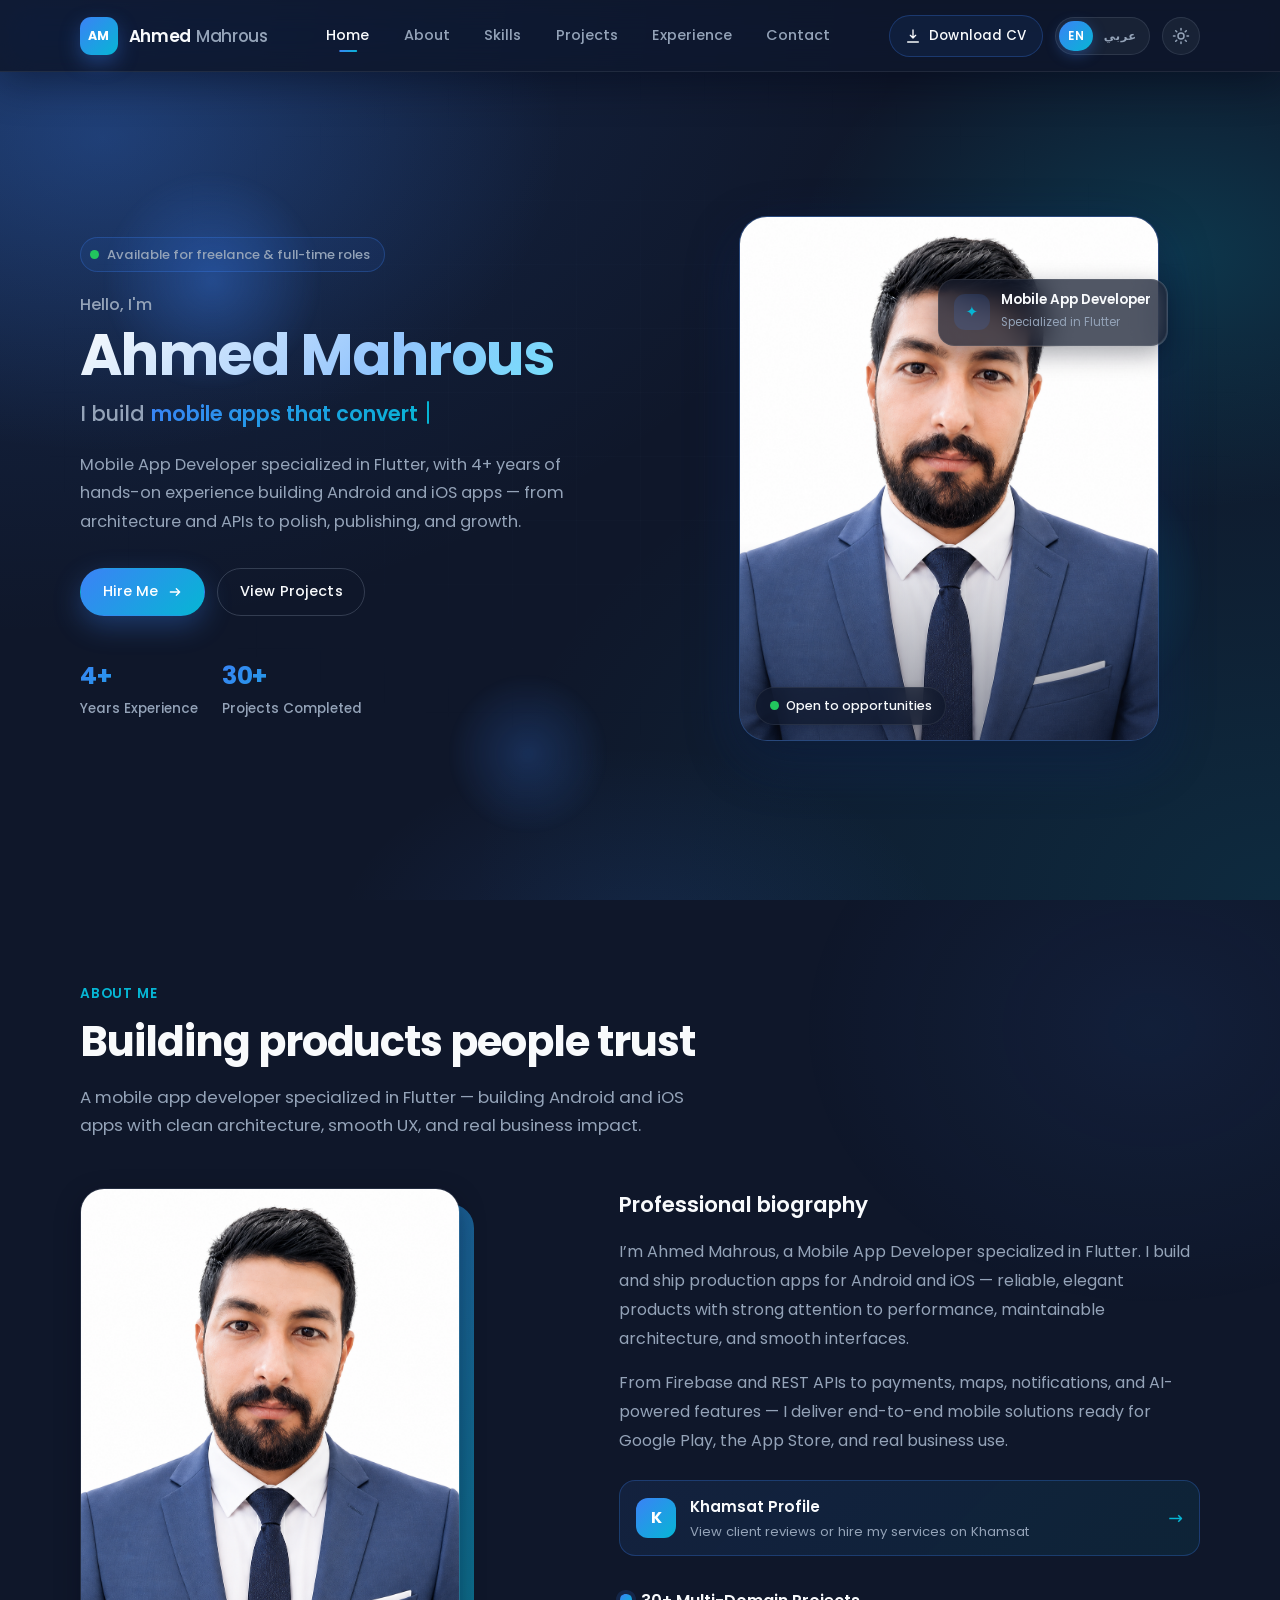
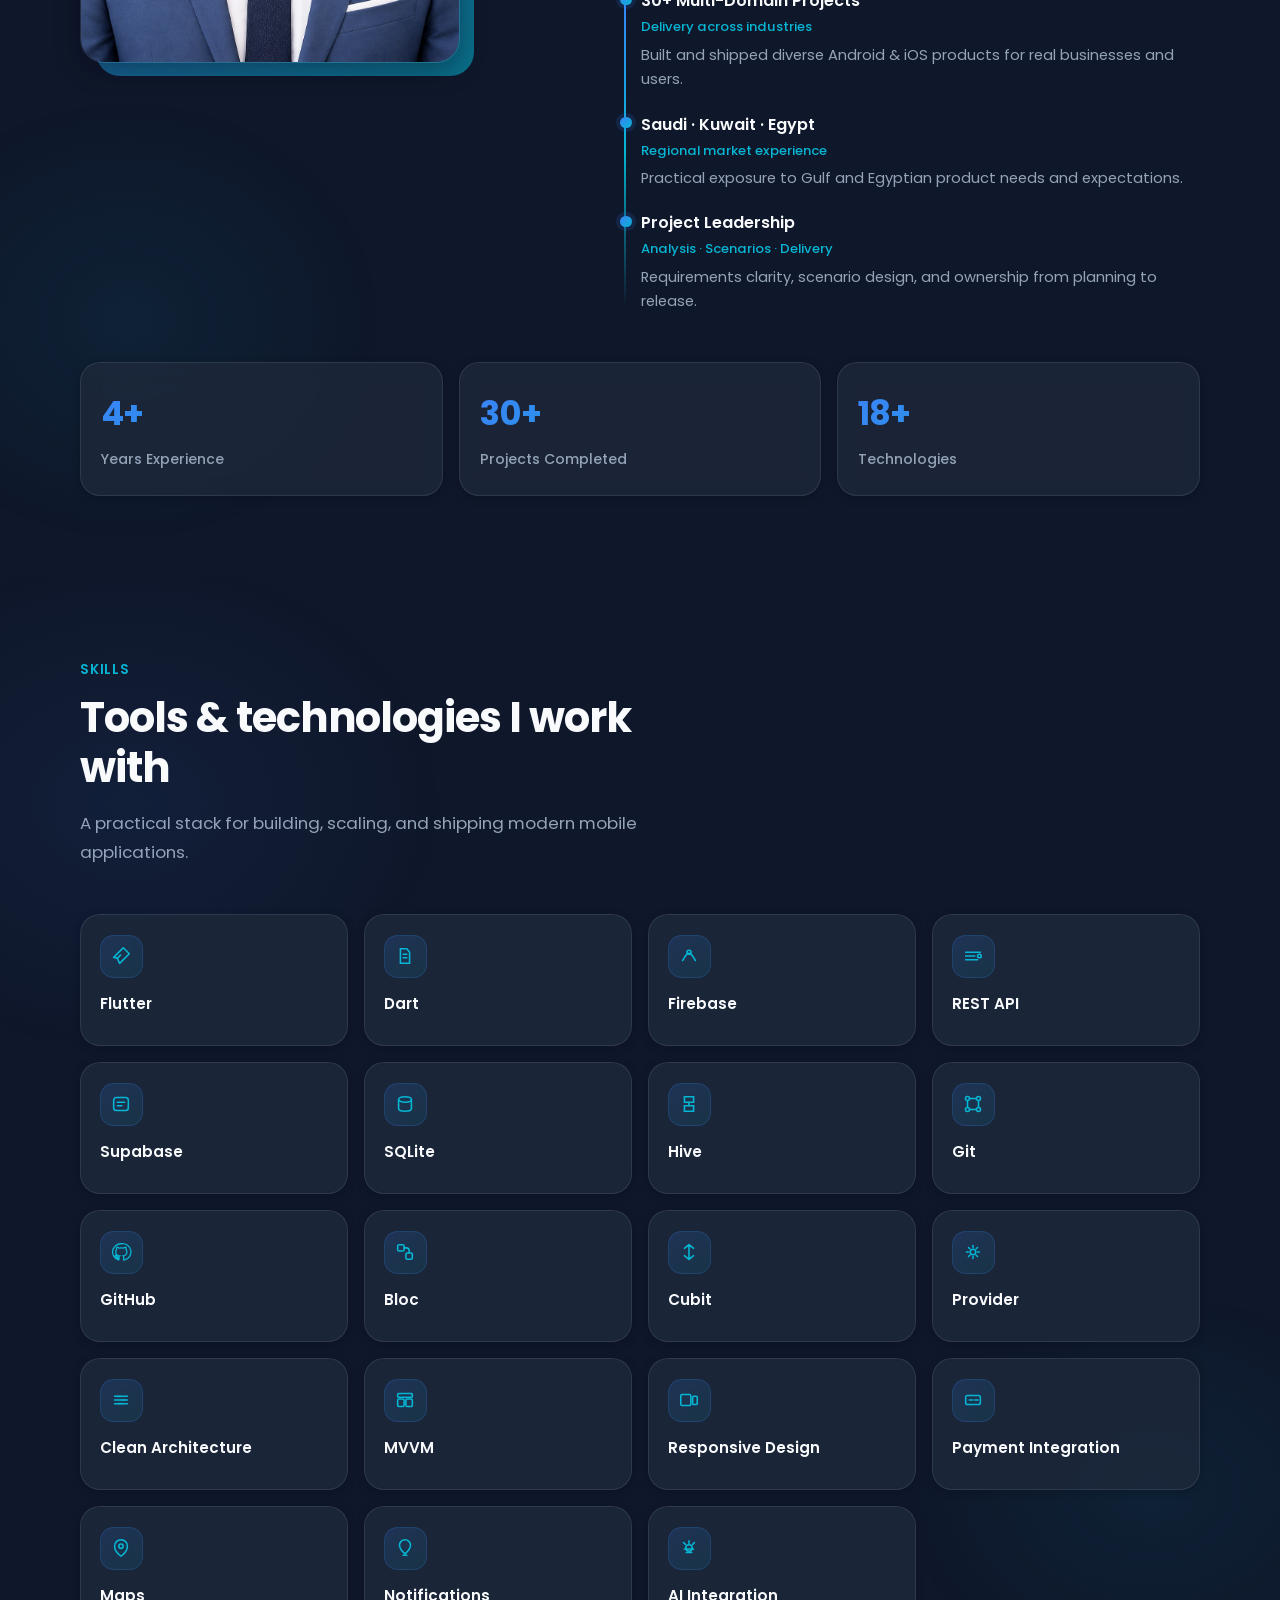
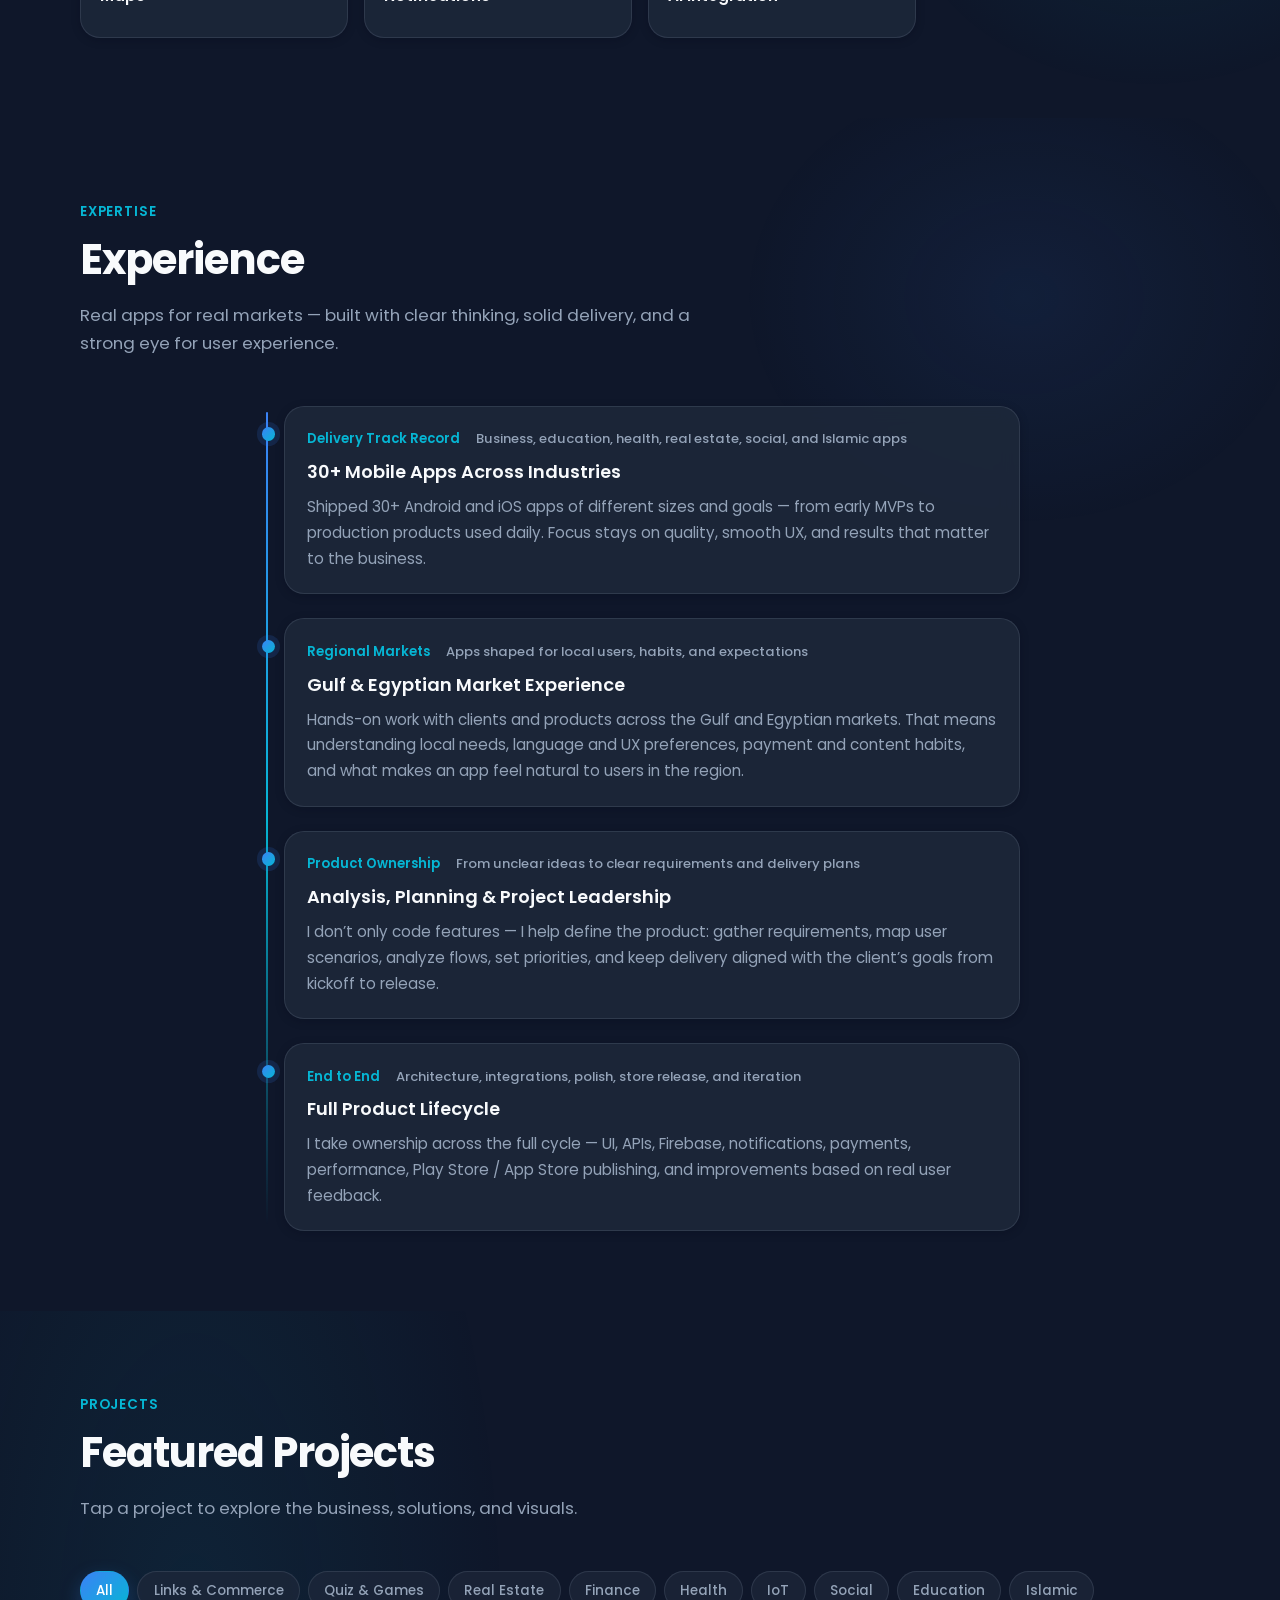
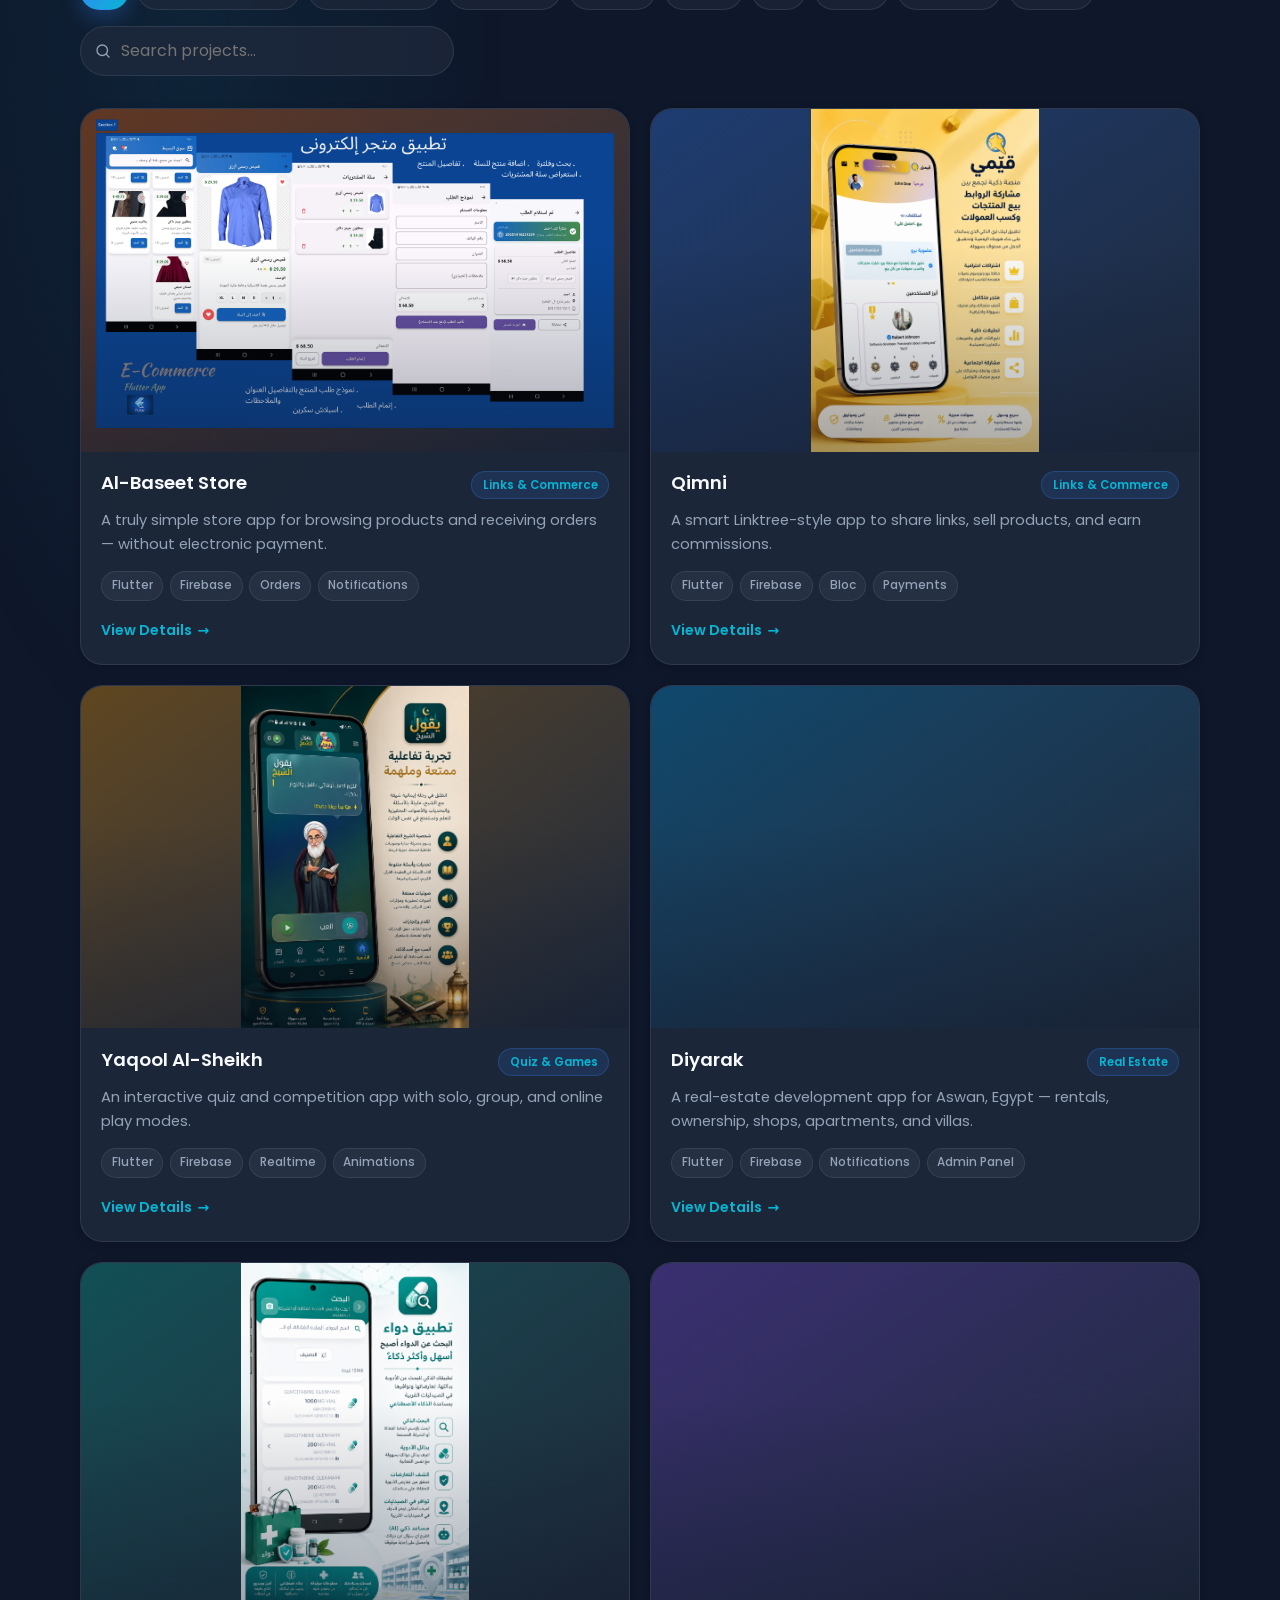
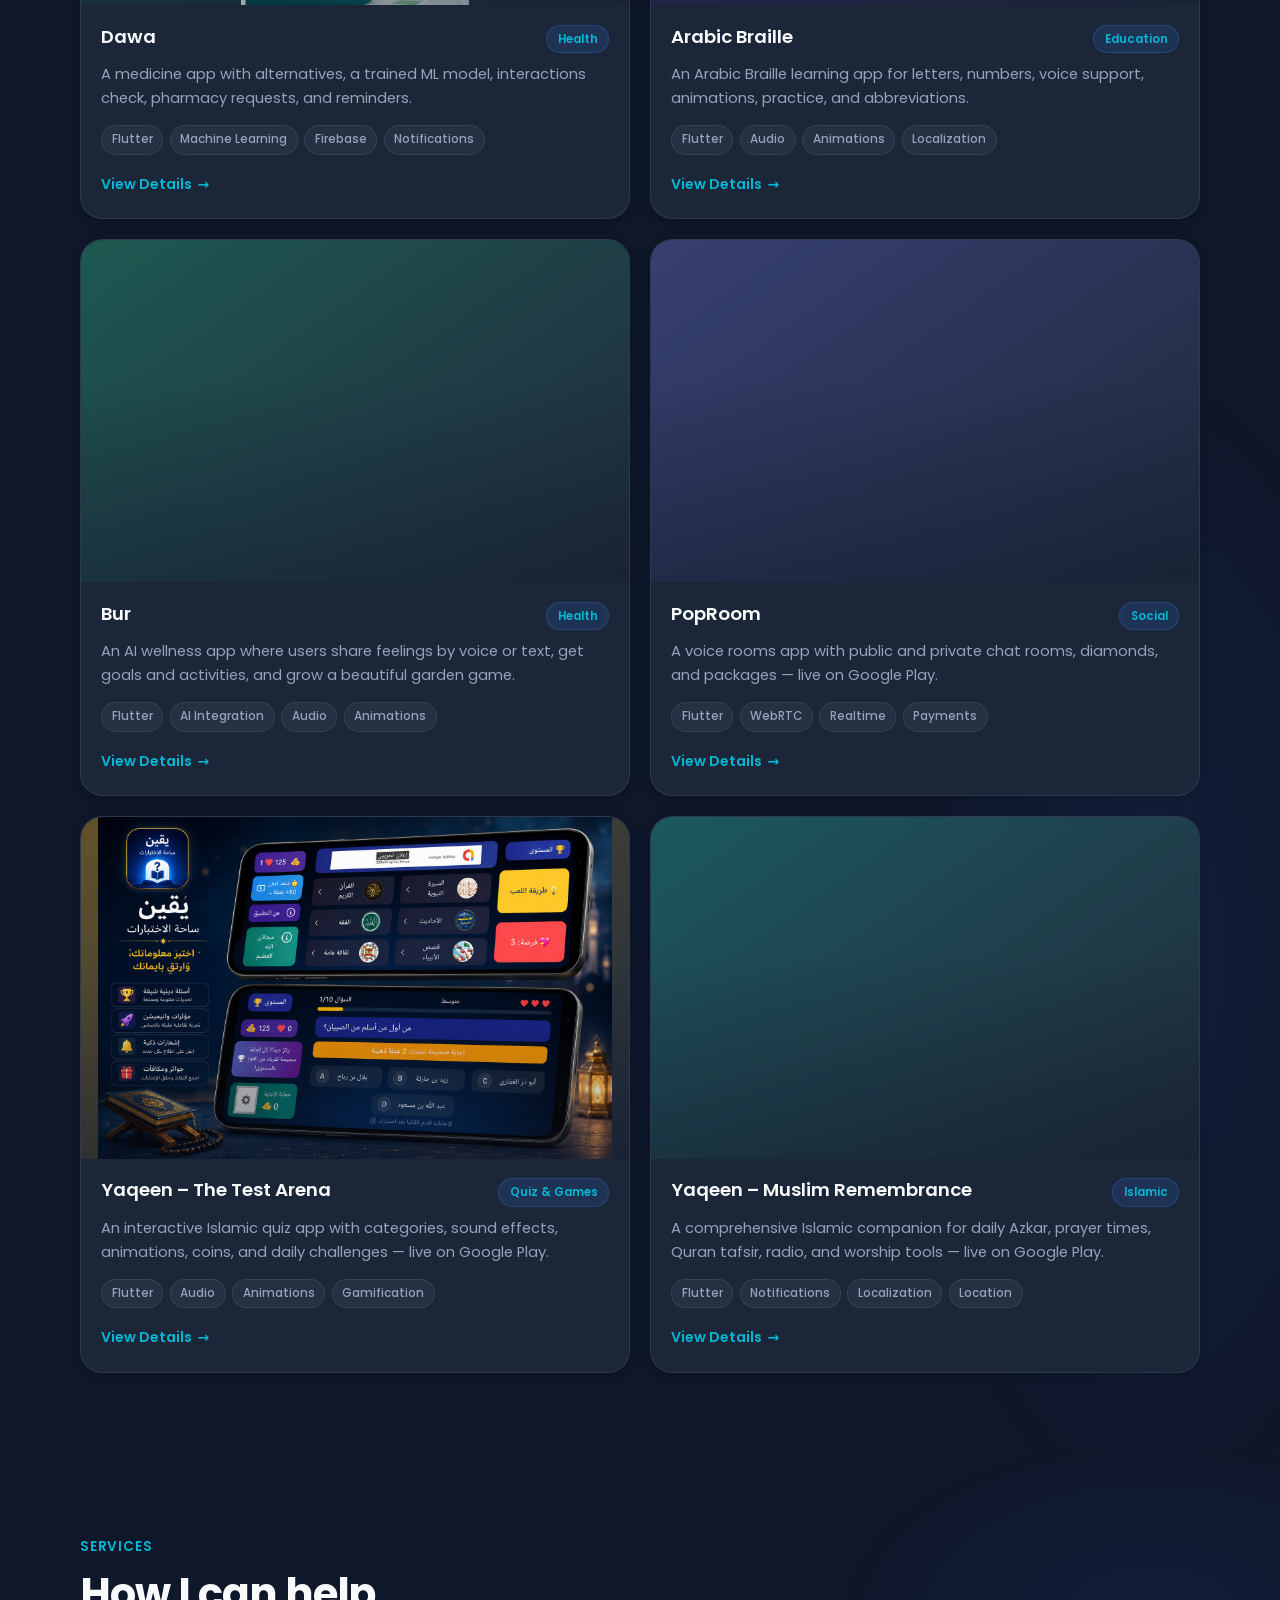
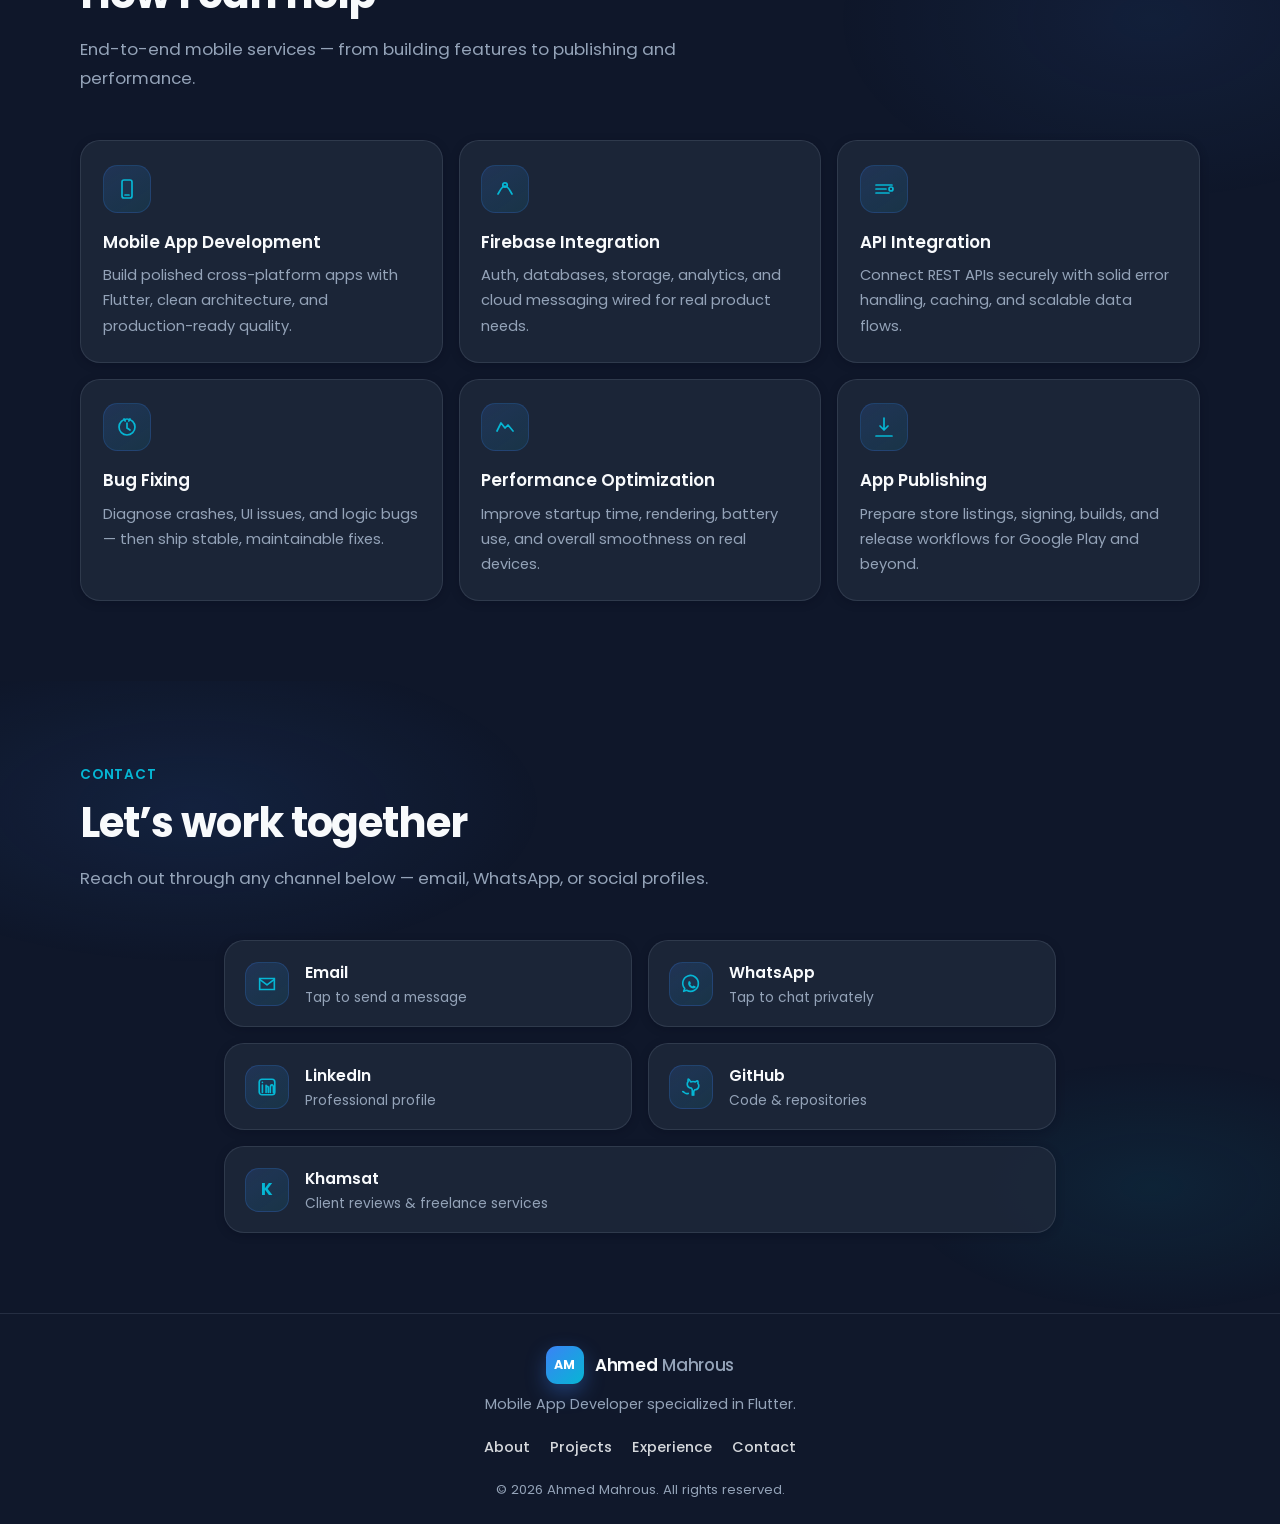
<file: index.html>
<!DOCTYPE html>
<html lang="en" dir="ltr" data-theme="dark" data-lang="en">
<head>
  <meta charset="UTF-8" />
  <meta name="viewport" content="width=device-width, initial-scale=1.0" />
  <meta
    name="description"
    id="meta-description"
    content="Ahmed Mahrous — Mobile App Developer specialized in Flutter. Building polished, high-performance mobile apps for startups and companies."
  />
  <meta name="author" content="Ahmed Mahrous" />
  <meta name="theme-color" content="#0F172A" />
  <meta name="robots" content="index, follow" />

  <title>Ahmed Mahrous | Mobile App Developer</title>

  <link rel="preconnect" href="https://fonts.googleapis.com" />
  <link rel="preconnect" href="https://fonts.gstatic.com" crossorigin />
  <link
    href="https://fonts.googleapis.com/css2?family=Cairo:wght@300;400;500;600;700&family=Poppins:wght@300;400;500;600;700&display=swap"
    rel="stylesheet"
  />

  <link rel="stylesheet" href="css/style.css" />
  <link rel="stylesheet" href="css/responsive.css" />
</head>
<body>
  <a class="skip-link" href="#main" data-i18n="a11y.skip">Skip to content</a>

  <!-- =========================
       NAVBAR
       ========================= -->
  <header class="header" id="header">
    <nav class="navbar container" aria-label="Primary" data-i18n-aria-label="a11y.primaryNav">
      <a href="#home" class="logo" data-i18n-aria-label="a11y.logoHome" aria-label="Ahmed Mahrous — Home">
        <span class="logo__mark" aria-hidden="true">AM</span>
        <span class="logo__text">
          <span data-i18n="logo.first">Ahmed</span>
          <span data-i18n="logo.last">Mahrous</span>
        </span>
      </a>

      <ul class="nav__list" id="nav-list">
        <li><a href="#home" class="nav__link is-active" data-i18n="nav.home">Home</a></li>
        <li><a href="#about" class="nav__link" data-i18n="nav.about">About</a></li>
        <li><a href="#skills" class="nav__link" data-i18n="nav.skills">Skills</a></li>
        <li><a href="#projects" class="nav__link" data-i18n="nav.projects">Projects</a></li>
        <li><a href="#experience" class="nav__link" data-i18n="nav.experience">Experience</a></li>
        <li><a href="#contact" class="nav__link" data-i18n="nav.contact">Contact</a></li>
      </ul>

      <div class="nav__actions">
        <a
          href="assets/cv/Ahmed-Mahrous-CV.pdf"
          id="download-cv"
          class="btn btn--ghost btn--sm"
          download
          data-i18n-aria-label="a11y.downloadCv"
          aria-label="Download CV"
        >
          <svg class="btn__icon" width="16" height="16" viewBox="0 0 24 24" fill="none" aria-hidden="true">
            <path d="M12 3v12m0 0l4-4m-4 4l-4-4M4 21h16" stroke="currentColor" stroke-width="2" stroke-linecap="round" stroke-linejoin="round"/>
          </svg>
          <span data-i18n="nav.downloadCv">Download CV</span>
        </a>

        <!-- Language toggle EN / AR -->
        <div class="lang-toggle" role="group" data-i18n-aria-label="a11y.langToggle" aria-label="Language">
          <button
            type="button"
            class="lang-toggle__btn is-active"
            id="lang-en"
            data-lang="en"
            aria-pressed="true"
          >
            EN
          </button>
          <button
            type="button"
            class="lang-toggle__btn"
            id="lang-ar"
            data-lang="ar"
            aria-pressed="false"
          >
            عربي
          </button>
        </div>

        <button
          type="button"
          class="theme-toggle"
          id="theme-toggle"
          aria-label="Switch to light theme"
          title="Toggle theme"
        >
          <svg class="theme-toggle__icon theme-toggle__icon--moon" width="18" height="18" viewBox="0 0 24 24" fill="none" aria-hidden="true">
            <path d="M21 14.5A8.5 8.5 0 1110.5 3a7 7 0 0010.5 11.5z" stroke="currentColor" stroke-width="2" stroke-linecap="round" stroke-linejoin="round"/>
          </svg>
          <svg class="theme-toggle__icon theme-toggle__icon--sun" width="18" height="18" viewBox="0 0 24 24" fill="none" aria-hidden="true">
            <circle cx="12" cy="12" r="4" stroke="currentColor" stroke-width="2"/>
            <path d="M12 2v2m0 16v2M4.93 4.93l1.41 1.41m11.32 11.32l1.41 1.41M2 12h2m16 0h2M4.93 19.07l1.41-1.41m11.32-11.32l1.41-1.41" stroke="currentColor" stroke-width="2" stroke-linecap="round"/>
          </svg>
        </button>

        <button
          type="button"
          class="nav__toggle"
          id="nav-toggle"
          aria-label="Open menu"
          aria-controls="nav-list"
          aria-expanded="false"
        >
          <span class="nav__toggle-bar" aria-hidden="true"></span>
          <span class="nav__toggle-bar" aria-hidden="true"></span>
          <span class="nav__toggle-bar" aria-hidden="true"></span>
        </button>
      </div>
    </nav>

    <div class="nav__backdrop" id="nav-backdrop" hidden></div>
  </header>

  <main id="main">
    <!-- =========================
         HERO
         ========================= -->
    <section class="hero" id="home" aria-labelledby="hero-name">
      <div class="hero__bg" aria-hidden="true">
        <div class="hero__gradient"></div>
        <div class="hero__orb hero__orb--1" data-parallax="0.04"></div>
        <div class="hero__orb hero__orb--2" data-parallax="0.07"></div>
        <div class="hero__orb hero__orb--3" data-parallax="0.05"></div>
        <div class="hero__grid"></div>
      </div>

      <div class="container hero__container">
        <div class="hero__content">
          <p class="hero__eyebrow">
            <span class="hero__status-dot" aria-hidden="true"></span>
            <span data-i18n="hero.eyebrow">Available for freelance &amp; full-time roles</span>
          </p>

          <p class="hero__greeting" data-i18n="hero.greeting">Hello, I'm</p>

          <h1 class="hero__name" id="hero-name" data-i18n="hero.name">Ahmed Mahrous</h1>

          <p class="hero__role">
            <span class="hero__role-prefix" data-i18n="hero.titlePrefix">I build</span>
            <span class="hero__typed" id="hero-typed" aria-live="polite"></span>
            <span class="hero__caret" aria-hidden="true"></span>
          </p>

          <p class="hero__subtitle" data-i18n="hero.subtitle">
            Mobile App Developer specialized in Flutter, with 4+ years of hands-on experience building Android and iOS apps — from architecture and APIs to polish, publishing, and growth.
          </p>

          <div class="hero__actions">
            <a href="#contact" class="btn btn--primary">
              <span data-i18n="hero.hireMe">Hire Me</span>
              <svg width="16" height="16" viewBox="0 0 24 24" fill="none" aria-hidden="true">
                <path d="M5 12h14m0 0l-5-5m5 5l-5 5" stroke="currentColor" stroke-width="2" stroke-linecap="round" stroke-linejoin="round"/>
              </svg>
            </a>
            <a href="#projects" class="btn btn--outline">
              <span data-i18n="hero.viewProjects">View Projects</span>
            </a>
          </div>

          <div class="hero__stats" aria-label="Highlights">
            <div class="hero__stat">
              <strong>4+</strong>
              <span data-i18n="hero.badgeExperience">Years Experience</span>
            </div>
            <div class="hero__stat">
              <strong>30+</strong>
              <span data-i18n="hero.badgeApps">Projects Completed</span>
            </div>
          </div>
        </div>

        <div class="hero__visual" data-parallax-tilt>
          <div class="hero__visual-glow" aria-hidden="true"></div>

          <!-- Personal photo: assets/images/profile.jpg -->
          <figure class="hero__portrait" data-i18n-aria-label="hero.photoLabel" aria-label="Ahmed Mahrous portrait">
            <div class="hero__portrait-frame">
              <img
                class="hero__photo"
                src="assets/images/profile.jpg"
                alt="Ahmed Mahrous"
                width="480"
                height="560"
                decoding="async"
                fetchpriority="high"
                data-photo
              />
              <div class="photo-fallback" aria-hidden="true" hidden>
                <span>AM</span>
              </div>
            </div>

            <figcaption class="hero__status-chip">
              <span class="hero__status-dot" aria-hidden="true"></span>
              <span data-i18n="hero.status">Open to opportunities</span>
            </figcaption>

            <div class="hero__float-card" aria-hidden="true">
              <span class="hero__float-card-icon">✦</span>
              <div>
                <strong data-i18n="hero.floatTitle">Mobile App Developer</strong>
                <small data-i18n="hero.floatSub">Specialized in Flutter</small>
              </div>
            </div>
          </figure>
        </div>
      </div>
    </section>

    <!-- =========================
         ABOUT
         ========================= -->
    <section class="about section" id="about" aria-labelledby="about-title">
      <div class="container">
        <header class="section__header reveal">
          <p class="section__eyebrow" data-i18n="about.eyebrow">About Me</p>
          <h2 class="section__title" id="about-title" data-i18n="about.title">
            Building products people trust
          </h2>
          <p class="section__lead" data-i18n="about.lead">
            A mobile app developer specialized in Flutter — building Android and iOS apps with clean architecture, smooth UX, and real business impact.
          </p>
        </header>

        <div class="about__grid">
          <aside class="about__media reveal">
            <div class="about__photo-wrap">
              <img
                class="about__photo"
                src="assets/images/profile.jpg"
                alt="Ahmed Mahrous"
                width="420"
                height="500"
                loading="lazy"
                decoding="async"
                data-photo
              />
              <div class="photo-fallback photo-fallback--lg" hidden aria-hidden="true">
                <span>AM</span>
              </div>
              <div class="about__photo-accent" aria-hidden="true"></div>
            </div>
          </aside>

          <div class="about__body reveal">
            <h3 class="about__heading" data-i18n="about.heading">Professional biography</h3>
            <p class="about__text" data-i18n="about.bio1">
              I’m Ahmed Mahrous, a Mobile App Developer specialized in Flutter. I build and ship production apps for Android and iOS — reliable, elegant products with strong attention to performance, maintainable architecture, and smooth interfaces.
            </p>
            <p class="about__text" data-i18n="about.bio2">
              From Firebase and REST APIs to payments, maps, notifications, and AI-powered features — I deliver end-to-end mobile solutions ready for Google Play, the App Store, and real business use.
            </p>

            <a
              class="about__khamsat"
              href="https://khamsat.com/user/ahmed_mahrous25"
              target="_blank"
              rel="noopener noreferrer"
            >
              <span class="about__khamsat-badge" aria-hidden="true">K</span>
              <span class="about__khamsat-copy">
                <strong data-i18n="about.khamsatTitle">Khamsat Profile</strong>
                <small data-i18n="about.khamsatText">View client reviews or hire my services on Khamsat</small>
              </span>
              <span class="about__khamsat-arrow" aria-hidden="true">→</span>
            </a>

            <ol class="about__timeline" aria-label="Career timeline">
              <li class="about__timeline-item">
                <span class="about__timeline-dot" aria-hidden="true"></span>
                <div>
                  <strong data-i18n="about.t1Title">30+ Multi-Domain Projects</strong>
                  <span data-i18n="about.t1Meta">Delivery across industries</span>
                  <p data-i18n="about.t1Text">Built and shipped diverse mobile products for real businesses and users.</p>
                </div>
              </li>
              <li class="about__timeline-item">
                <span class="about__timeline-dot" aria-hidden="true"></span>
                <div>
                  <strong data-i18n="about.t2Title">Saudi · Kuwait · Egypt</strong>
                  <span data-i18n="about.t2Meta">Regional market experience</span>
                  <p data-i18n="about.t2Text">Practical exposure to Gulf and Egyptian product needs and expectations.</p>
                </div>
              </li>
              <li class="about__timeline-item">
                <span class="about__timeline-dot" aria-hidden="true"></span>
                <div>
                  <strong data-i18n="about.t3Title">Project Leadership</strong>
                  <span data-i18n="about.t3Meta">Analysis · Scenarios · Delivery</span>
                  <p data-i18n="about.t3Text">Requirements clarity, scenario design, and ownership from planning to release.</p>
                </div>
              </li>
            </ol>
          </div>
        </div>

        <div class="about__stats" role="list">
          <article class="stat-card reveal" role="listitem">
            <strong class="stat-card__value" data-counter="4" data-suffix="+">0</strong>
            <span class="stat-card__label" data-i18n="about.statYears">Years Experience</span>
          </article>
          <article class="stat-card reveal" role="listitem">
            <strong class="stat-card__value" data-counter="30" data-suffix="+">0</strong>
            <span class="stat-card__label" data-i18n="about.statProjects">Projects Completed</span>
          </article>
          <article class="stat-card reveal" role="listitem">
            <strong class="stat-card__value" data-counter="18" data-suffix="+">0</strong>
            <span class="stat-card__label" data-i18n="about.statTech">Technologies</span>
          </article>
        </div>
      </div>
    </section>

    <!-- =========================
         SKILLS
         ========================= -->
    <section class="skills section" id="skills" aria-labelledby="skills-title">
      <div class="container">
        <header class="section__header reveal">
          <p class="section__eyebrow" data-i18n="skills.eyebrow">Skills</p>
          <h2 class="section__title" id="skills-title" data-i18n="skills.title">
            Tools &amp; technologies I work with
          </h2>
          <p class="section__lead" data-i18n="skills.lead">
            A practical stack for building, scaling, and shipping modern mobile applications.
          </p>
        </header>

        <ul class="skills__grid" role="list">
          <li class="skill-card reveal" role="listitem">
            <span class="skill-card__icon" aria-hidden="true">
              <svg viewBox="0 0 24 24" width="22" height="22" fill="none"><path d="M14.5 3L4 13.5l4 1 2.5 5.5L21 9.5 14.5 3z" stroke="currentColor" stroke-width="1.7" stroke-linejoin="round"/><path d="M8 14.5l3.5-3.5" stroke="currentColor" stroke-width="1.7" stroke-linecap="round"/></svg>
            </span>
            <span class="skill-card__name">Flutter</span>
          </li>
          <li class="skill-card reveal" role="listitem">
            <span class="skill-card__icon" aria-hidden="true">
              <svg viewBox="0 0 24 24" width="22" height="22" fill="none"><path d="M7 4h7l3 4v12H7V4z" stroke="currentColor" stroke-width="1.7"/><path d="M10 10h4M10 14h4" stroke="currentColor" stroke-width="1.7" stroke-linecap="round"/></svg>
            </span>
            <span class="skill-card__name">Dart</span>
          </li>
          <li class="skill-card reveal" role="listitem">
            <span class="skill-card__icon" aria-hidden="true">
              <svg viewBox="0 0 24 24" width="22" height="22" fill="none"><path d="M5 17c2.5-4 4-8 7-8s4.5 4 7 8" stroke="currentColor" stroke-width="1.7" stroke-linecap="round"/><circle cx="12" cy="8" r="2.2" stroke="currentColor" stroke-width="1.7"/></svg>
            </span>
            <span class="skill-card__name">Firebase</span>
          </li>
          <li class="skill-card reveal" role="listitem">
            <span class="skill-card__icon" aria-hidden="true">
              <svg viewBox="0 0 24 24" width="22" height="22" fill="none"><path d="M4 8h16M4 12h10M4 16h13" stroke="currentColor" stroke-width="1.7" stroke-linecap="round"/><circle cx="19" cy="12" r="2" stroke="currentColor" stroke-width="1.7"/></svg>
            </span>
            <span class="skill-card__name">REST API</span>
          </li>
          <li class="skill-card reveal" role="listitem">
            <span class="skill-card__icon" aria-hidden="true">
              <svg viewBox="0 0 24 24" width="22" height="22" fill="none"><rect x="4" y="5" width="16" height="14" rx="3" stroke="currentColor" stroke-width="1.7"/><path d="M8 10h8M8 14h5" stroke="currentColor" stroke-width="1.7" stroke-linecap="round"/></svg>
            </span>
            <span class="skill-card__name">Supabase</span>
          </li>
          <li class="skill-card reveal" role="listitem">
            <span class="skill-card__icon" aria-hidden="true">
              <svg viewBox="0 0 24 24" width="22" height="22" fill="none"><ellipse cx="12" cy="7" rx="7" ry="3" stroke="currentColor" stroke-width="1.7"/><path d="M5 7v10c0 1.7 3.1 3 7 3s7-1.3 7-3V7" stroke="currentColor" stroke-width="1.7"/></svg>
            </span>
            <span class="skill-card__name">SQLite</span>
          </li>
          <li class="skill-card reveal" role="listitem">
            <span class="skill-card__icon" aria-hidden="true">
              <svg viewBox="0 0 24 24" width="22" height="22" fill="none"><path d="M7 4h10v6H7V4zM7 14h10v6H7v-6z" stroke="currentColor" stroke-width="1.7"/><path d="M12 10v4" stroke="currentColor" stroke-width="1.7" stroke-linecap="round"/></svg>
            </span>
            <span class="skill-card__name">Hive</span>
          </li>
          <li class="skill-card reveal" role="listitem">
            <span class="skill-card__icon" aria-hidden="true">
              <svg viewBox="0 0 24 24" width="22" height="22" fill="none"><circle cx="6" cy="6" r="2.2" stroke="currentColor" stroke-width="1.7"/><circle cx="18" cy="6" r="2.2" stroke="currentColor" stroke-width="1.7"/><circle cx="6" cy="18" r="2.2" stroke="currentColor" stroke-width="1.7"/><circle cx="18" cy="18" r="2.2" stroke="currentColor" stroke-width="1.7"/><path d="M8 6h8M6 8v8M18 8v8M8 18h8" stroke="currentColor" stroke-width="1.7"/></svg>
            </span>
            <span class="skill-card__name">Git</span>
          </li>
          <li class="skill-card reveal" role="listitem">
            <span class="skill-card__icon" aria-hidden="true">
              <svg viewBox="0 0 24 24" width="22" height="22" fill="none"><path d="M12 3a9 9 0 00-2.8 17.6c.4.1.6-.2.6-.4v-1.5c-2.5.5-3-1.1-3-1.1-.4-1-.9-1.3-.9-1.3-.8-.5.1-.5.1-.5.9.1 1.3.9 1.3.9.8 1.3 2 1 2.5.7.1-.6.3-1 .6-1.2-2-.2-4.1-1-4.1-4.5 0-1 .4-1.8 1-2.5-.1-.2-.4-1.2.1-2.4 0 0 .8-.3 2.6 1a9 9 0 014.7 0c1.8-1.3 2.6-1 2.6-1 .5 1.2.2 2.2.1 2.4.6.7 1 1.5 1 2.5 0 3.5-2.1 4.3-4.1 4.5.3.3.6.8.6 1.7v2.5c0 .2.2.5.6.4A9 9 0 0012 3z" stroke="currentColor" stroke-width="1.4"/></svg>
            </span>
            <span class="skill-card__name">GitHub</span>
          </li>
          <li class="skill-card reveal" role="listitem">
            <span class="skill-card__icon" aria-hidden="true">
              <svg viewBox="0 0 24 24" width="22" height="22" fill="none"><rect x="4" y="4" width="7" height="7" rx="1.5" stroke="currentColor" stroke-width="1.7"/><rect x="13" y="13" width="7" height="7" rx="1.5" stroke="currentColor" stroke-width="1.7"/><path d="M11 7.5h2.5A3 3 0 0116.5 10.5V13" stroke="currentColor" stroke-width="1.7" stroke-linecap="round"/></svg>
            </span>
            <span class="skill-card__name">Bloc</span>
          </li>
          <li class="skill-card reveal" role="listitem">
            <span class="skill-card__icon" aria-hidden="true">
              <svg viewBox="0 0 24 24" width="22" height="22" fill="none"><path d="M12 4v16M7 8l5-4 5 4M7 16l5 4 5-4" stroke="currentColor" stroke-width="1.7" stroke-linecap="round" stroke-linejoin="round"/></svg>
            </span>
            <span class="skill-card__name">Cubit</span>
          </li>
          <li class="skill-card reveal" role="listitem">
            <span class="skill-card__icon" aria-hidden="true">
              <svg viewBox="0 0 24 24" width="22" height="22" fill="none"><circle cx="12" cy="12" r="3" stroke="currentColor" stroke-width="1.7"/><path d="M12 5v2M12 17v2M5 12h2M17 12h2M7.1 7.1l1.4 1.4M15.5 15.5l1.4 1.4M7.1 16.9l1.4-1.4M15.5 8.5l1.4-1.4" stroke="currentColor" stroke-width="1.7" stroke-linecap="round"/></svg>
            </span>
            <span class="skill-card__name">Provider</span>
          </li>
          <li class="skill-card reveal" role="listitem">
            <span class="skill-card__icon" aria-hidden="true">
              <svg viewBox="0 0 24 24" width="22" height="22" fill="none"><path d="M5 8h14M5 12h14M5 16h14" stroke="currentColor" stroke-width="1.7" stroke-linecap="round"/><rect x="7" y="6.5" width="5" height="3" rx="1" fill="currentColor" opacity=".25"/><rect x="12" y="10.5" width="5" height="3" rx="1" fill="currentColor" opacity=".25"/><rect x="8.5" y="14.5" width="5" height="3" rx="1" fill="currentColor" opacity=".25"/></svg>
            </span>
            <span class="skill-card__name">Clean Architecture</span>
          </li>
          <li class="skill-card reveal" role="listitem">
            <span class="skill-card__icon" aria-hidden="true">
              <svg viewBox="0 0 24 24" width="22" height="22" fill="none"><rect x="4" y="5" width="16" height="4" rx="1.2" stroke="currentColor" stroke-width="1.7"/><rect x="4" y="11" width="7" height="8" rx="1.2" stroke="currentColor" stroke-width="1.7"/><rect x="13" y="11" width="7" height="8" rx="1.2" stroke="currentColor" stroke-width="1.7"/></svg>
            </span>
            <span class="skill-card__name">MVVM</span>
          </li>
          <li class="skill-card reveal" role="listitem">
            <span class="skill-card__icon" aria-hidden="true">
              <svg viewBox="0 0 24 24" width="22" height="22" fill="none"><rect x="3" y="6" width="11" height="12" rx="1.5" stroke="currentColor" stroke-width="1.7"/><rect x="16" y="8" width="5" height="9" rx="1.2" stroke="currentColor" stroke-width="1.7"/></svg>
            </span>
            <span class="skill-card__name">Responsive Design</span>
          </li>
          <li class="skill-card reveal" role="listitem">
            <span class="skill-card__icon" aria-hidden="true">
              <svg viewBox="0 0 24 24" width="22" height="22" fill="none"><rect x="4" y="7" width="16" height="10" rx="2" stroke="currentColor" stroke-width="1.7"/><path d="M8 12h4M14 12h2" stroke="currentColor" stroke-width="1.7" stroke-linecap="round"/><circle cx="17" cy="12" r="1" fill="currentColor"/></svg>
            </span>
            <span class="skill-card__name">Payment Integration</span>
          </li>
          <li class="skill-card reveal" role="listitem">
            <span class="skill-card__icon" aria-hidden="true">
              <svg viewBox="0 0 24 24" width="22" height="22" fill="none"><path d="M12 21s7-5.4 7-11a7 7 0 10-14 0c0 5.6 7 11 7 11z" stroke="currentColor" stroke-width="1.7"/><circle cx="12" cy="10" r="2.4" stroke="currentColor" stroke-width="1.7"/></svg>
            </span>
            <span class="skill-card__name">Maps</span>
          </li>
          <li class="skill-card reveal" role="listitem">
            <span class="skill-card__icon" aria-hidden="true">
              <svg viewBox="0 0 24 24" width="22" height="22" fill="none"><path d="M6 9a6 6 0 1112 0c0 4-3.5 7.2-6 9.5C9.5 16.2 6 13 6 9z" stroke="currentColor" stroke-width="1.7"/><path d="M10 20h4" stroke="currentColor" stroke-width="1.7" stroke-linecap="round"/></svg>
            </span>
            <span class="skill-card__name">Notifications</span>
          </li>
          <li class="skill-card reveal" role="listitem">
            <span class="skill-card__icon" aria-hidden="true">
              <svg viewBox="0 0 24 24" width="22" height="22" fill="none"><path d="M12 4v3M8 8l-2-2M16 8l2-2M7 13h10M9 17h6" stroke="currentColor" stroke-width="1.7" stroke-linecap="round"/><circle cx="12" cy="12" r="3.5" stroke="currentColor" stroke-width="1.7"/></svg>
            </span>
            <span class="skill-card__name">AI Integration</span>
          </li>
        </ul>
      </div>
    </section>

    <!-- =========================
         EXPERIENCE
         ========================= -->
    <section class="experience section" id="experience" aria-labelledby="experience-title">
      <div class="container">
        <header class="section__header reveal">
          <p class="section__eyebrow" data-i18n="experience.eyebrow">Expertise</p>
          <h2 class="section__title" id="experience-title" data-i18n="experience.title">
            Experience
          </h2>
          <p class="section__lead" data-i18n="experience.lead">
            Real apps for real markets — built with clear thinking, solid delivery, and a strong eye for user experience.
          </p>
        </header>

        <ol class="experience__timeline" id="experience-timeline" aria-label="Experience timeline"></ol>
      </div>
    </section>

    <!-- =========================
         FEATURED PROJECTS
         ========================= -->
    <section class="projects section" id="projects" aria-labelledby="projects-title">
      <div class="container">
        <header class="section__header reveal">
          <p class="section__eyebrow" data-i18n="projects.eyebrow">Projects</p>
          <h2 class="section__title" id="projects-title" data-i18n="projects.title">
            Featured Projects
          </h2>
          <p class="section__lead" data-i18n="projects.lead">
            Tap a project to explore the business, solutions, and visuals.
          </p>
        </header>

        <div class="projects__toolbar reveal">
          <div class="projects__filters" id="project-filters" role="toolbar" aria-label="Project filters"></div>
          <label class="projects__search">
            <span class="visually-hidden" data-i18n="projects.searchPlaceholder">Search projects...</span>
            <svg width="18" height="18" viewBox="0 0 24 24" fill="none" aria-hidden="true">
              <circle cx="11" cy="11" r="7" stroke="currentColor" stroke-width="1.8"/>
              <path d="M20 20l-3.5-3.5" stroke="currentColor" stroke-width="1.8" stroke-linecap="round"/>
            </svg>
            <input
              type="search"
              id="project-search"
              autocomplete="off"
              data-i18n-placeholder="projects.searchPlaceholder"
              placeholder="Search projects..."
            />
          </label>
        </div>

        <div class="projects__grid" id="projects-grid"></div>
        <p class="projects__empty" id="projects-empty" hidden data-i18n="projects.empty">
          No projects match your search.
        </p>
      </div>
    </section>

    <!-- =========================
         SERVICES
         ========================= -->
    <section class="services section" id="services" aria-labelledby="services-title">
      <div class="container">
        <header class="section__header reveal">
          <p class="section__eyebrow" data-i18n="services.eyebrow">Services</p>
          <h2 class="section__title" id="services-title" data-i18n="services.title">
            How I can help
          </h2>
          <p class="section__lead" data-i18n="services.lead">
            End-to-end mobile services — from building features to publishing and performance.
          </p>
        </header>

        <div class="services__grid" id="services-grid"></div>
      </div>
    </section>

    <!-- =========================
         CONTACT
         ========================= -->
    <section class="contact section" id="contact" aria-labelledby="contact-title">
      <div class="container">
        <header class="section__header reveal">
          <p class="section__eyebrow" data-i18n="contact.eyebrow">Contact</p>
          <h2 class="section__title" id="contact-title" data-i18n="contact.title">
            Let’s work together
          </h2>
          <p class="section__lead" data-i18n="contact.lead">
            Reach out through any channel below — email, WhatsApp, or social profiles.
          </p>
        </header>

        <div class="contact__grid reveal">
          <a
            class="contact-card"
            href="#"
            id="contact-email"
            data-contact="email"
            data-i18n-aria-label="contact.emailLabel"
            aria-label="Email"
          >
            <span class="contact-card__icon" aria-hidden="true">
              <svg width="22" height="22" viewBox="0 0 24 24" fill="none">
                <path d="M4 6h16v12H4V6z" stroke="currentColor" stroke-width="1.8"/>
                <path d="M4 7l8 6 8-6" stroke="currentColor" stroke-width="1.8" stroke-linecap="round" stroke-linejoin="round"/>
              </svg>
            </span>
            <span class="contact-card__copy">
              <strong data-i18n="contact.emailLabel">Email</strong>
              <small data-i18n="contact.emailText">Tap to send a message</small>
            </span>
          </a>

          <a
            class="contact-card"
            href="#"
            id="contact-whatsapp"
            data-contact="whatsapp"
            target="_blank"
            rel="noopener noreferrer"
            data-i18n-aria-label="contact.whatsappLabel"
            aria-label="WhatsApp"
          >
            <span class="contact-card__icon" aria-hidden="true">
              <svg width="22" height="22" viewBox="0 0 24 24" fill="none">
                <path d="M20 11.5a8.5 8.5 0 01-12.7 7.4L4 20l1.2-3.1A8.5 8.5 0 1120 11.5z" stroke="currentColor" stroke-width="1.8" stroke-linejoin="round"/>
                <path d="M9.2 9.6c.3-.6.5-.6.8-.6h.6c.2 0 .4.1.5.4l.7 1.7c.1.2 0 .4-.1.6l-.4.5c-.1.2-.1.4.1.7.4.5 1 1.1 1.6 1.5.3.2.6.2.8 0l.6-.5c.2-.2.4-.2.6-.1l1.7.7c.3.1.4.3.4.5v.6c0 .3 0 .5-.6.8A5.5 5.5 0 019.2 9.6z" fill="currentColor"/>
              </svg>
            </span>
            <span class="contact-card__copy">
              <strong data-i18n="contact.whatsappLabel">WhatsApp</strong>
              <small data-i18n="contact.whatsappText">Tap to chat privately</small>
            </span>
          </a>

          <a
            class="contact-card"
            href="https://linkedin.com/in/ahmedmahrous0023"
            target="_blank"
            rel="noopener noreferrer"
          >
            <span class="contact-card__icon" aria-hidden="true">
              <svg width="22" height="22" viewBox="0 0 24 24" fill="none">
                <path d="M7 10v8M7 7v.01M11 18v-5.2c0-1.8 2.4-2.2 2.4 0V18M11 10.2V18m4.6 0v-5.2C15.6 9 19 8.6 19 12.2V18" stroke="currentColor" stroke-width="1.8" stroke-linecap="round" stroke-linejoin="round"/>
                <rect x="3.5" y="3.5" width="17" height="17" rx="3" stroke="currentColor" stroke-width="1.8"/>
              </svg>
            </span>
            <span class="contact-card__copy">
              <strong data-i18n="contact.linkedinLabel">LinkedIn</strong>
              <small data-i18n="contact.linkedinText">Professional profile</small>
            </span>
          </a>

          <a
            class="contact-card"
            href="https://github.com/AhmedMahrous0023"
            target="_blank"
            rel="noopener noreferrer"
          >
            <span class="contact-card__icon" aria-hidden="true">
              <svg width="22" height="22" viewBox="0 0 24 24" fill="none">
                <path d="M9 19c-4 1.5-4-2-6-2m12 4v-3.5c0-1 .3-1.7 1-2.3 3.2-.4 4.5-1.7 4.5-4.5 0-1-.3-1.8-1-2.5.1-.3.4-1.4-.1-2.8 0 0-.8-.3-2.7 1a9 9 0 00-5 0C9.8 3.1 9 3.4 9 3.4c-.5 1.4-.2 2.5-.1 2.8-.7.7-1 1.5-1 2.5 0 2.8 1.3 4.1 4.5 4.5.7.6 1 1.3 1 2.3V21" stroke="currentColor" stroke-width="1.8" stroke-linecap="round" stroke-linejoin="round"/>
              </svg>
            </span>
            <span class="contact-card__copy">
              <strong data-i18n="contact.githubLabel">GitHub</strong>
              <small data-i18n="contact.githubText">Code &amp; repositories</small>
            </span>
          </a>

          <a
            class="contact-card contact-card--wide"
            href="https://khamsat.com/user/ahmed_mahrous25"
            target="_blank"
            rel="noopener noreferrer"
          >
            <span class="contact-card__icon" aria-hidden="true">
              <span class="contact-card__k">K</span>
            </span>
            <span class="contact-card__copy">
              <strong data-i18n="contact.khamsatLabel">Khamsat</strong>
              <small data-i18n="contact.khamsatText">Client reviews &amp; freelance services</small>
            </span>
          </a>
        </div>
      </div>
    </section>
  </main>

  <footer class="footer" id="footer">
    <div class="container footer__inner">
      <div class="footer__brand">
        <a href="#home" class="logo logo--footer">
          <span class="logo__mark" aria-hidden="true">AM</span>
          <span class="logo__text">
            <span data-i18n="logo.first">Ahmed</span>
            <span data-i18n="logo.last">Mahrous</span>
          </span>
        </a>
        <p class="footer__tagline" data-i18n="footer.tagline">
          Mobile App Developer specialized in Flutter.
        </p>
      </div>

      <nav class="footer__nav" aria-label="Footer">
        <a href="#about" data-i18n="nav.about">About</a>
        <a href="#projects" data-i18n="nav.projects">Projects</a>
        <a href="#experience" data-i18n="nav.experience">Experience</a>
        <a href="#contact" data-i18n="nav.contact">Contact</a>
      </nav>

      <p class="footer__copy">
        <span data-i18n="footer.rights">© 2026 Ahmed Mahrous. All rights reserved.</span>
      </p>
    </div>
  </footer>

  <!-- Project details modal -->
  <div
    class="project-modal"
    id="project-modal"
    role="dialog"
    aria-modal="true"
    aria-labelledby="project-modal-title"
    hidden
  >
    <div class="project-modal__backdrop" data-close-modal></div>
    <div class="project-modal__panel" role="document">
      <button type="button" class="project-modal__close" id="project-modal-close" data-close-modal data-i18n-aria-label="projects.close" aria-label="Close">
        <svg width="20" height="20" viewBox="0 0 24 24" fill="none" aria-hidden="true">
          <path d="M6 6l12 12M18 6L6 18" stroke="currentColor" stroke-width="2" stroke-linecap="round"/>
        </svg>
      </button>
      <div class="project-modal__content" id="project-modal-content"></div>
    </div>
  </div>

  <!-- Fullscreen image lightbox (browse project screenshots) -->
  <div class="lightbox" id="lightbox" hidden role="dialog" aria-modal="true" aria-label="Image viewer">
    <div class="lightbox__backdrop" data-close-lightbox></div>
    <button type="button" class="lightbox__close" data-close-lightbox aria-label="Close">
      <svg width="22" height="22" viewBox="0 0 24 24" fill="none" aria-hidden="true">
        <path d="M6 6l12 12M18 6L6 18" stroke="currentColor" stroke-width="2" stroke-linecap="round"/>
      </svg>
    </button>
    <button type="button" class="lightbox__nav lightbox__nav--prev" id="lightbox-prev" aria-label="Previous image">
      <svg width="22" height="22" viewBox="0 0 24 24" fill="none" aria-hidden="true">
        <path d="M15 6l-6 6 6 6" stroke="currentColor" stroke-width="2" stroke-linecap="round" stroke-linejoin="round"/>
      </svg>
    </button>
    <figure class="lightbox__figure">
      <img class="lightbox__img" id="lightbox-img" alt="" />
      <figcaption class="lightbox__caption" id="lightbox-caption"></figcaption>
    </figure>
    <button type="button" class="lightbox__nav lightbox__nav--next" id="lightbox-next" aria-label="Next image">
      <svg width="22" height="22" viewBox="0 0 24 24" fill="none" aria-hidden="true">
        <path d="M9 6l6 6-6 6" stroke="currentColor" stroke-width="2" stroke-linecap="round" stroke-linejoin="round"/>
      </svg>
    </button>
  </div>

  <script src="js/i18n.js" defer></script>
  <script src="js/projects.js" defer></script>
  <script src="js/main.js" defer></script>
</body>
</html>
</file>
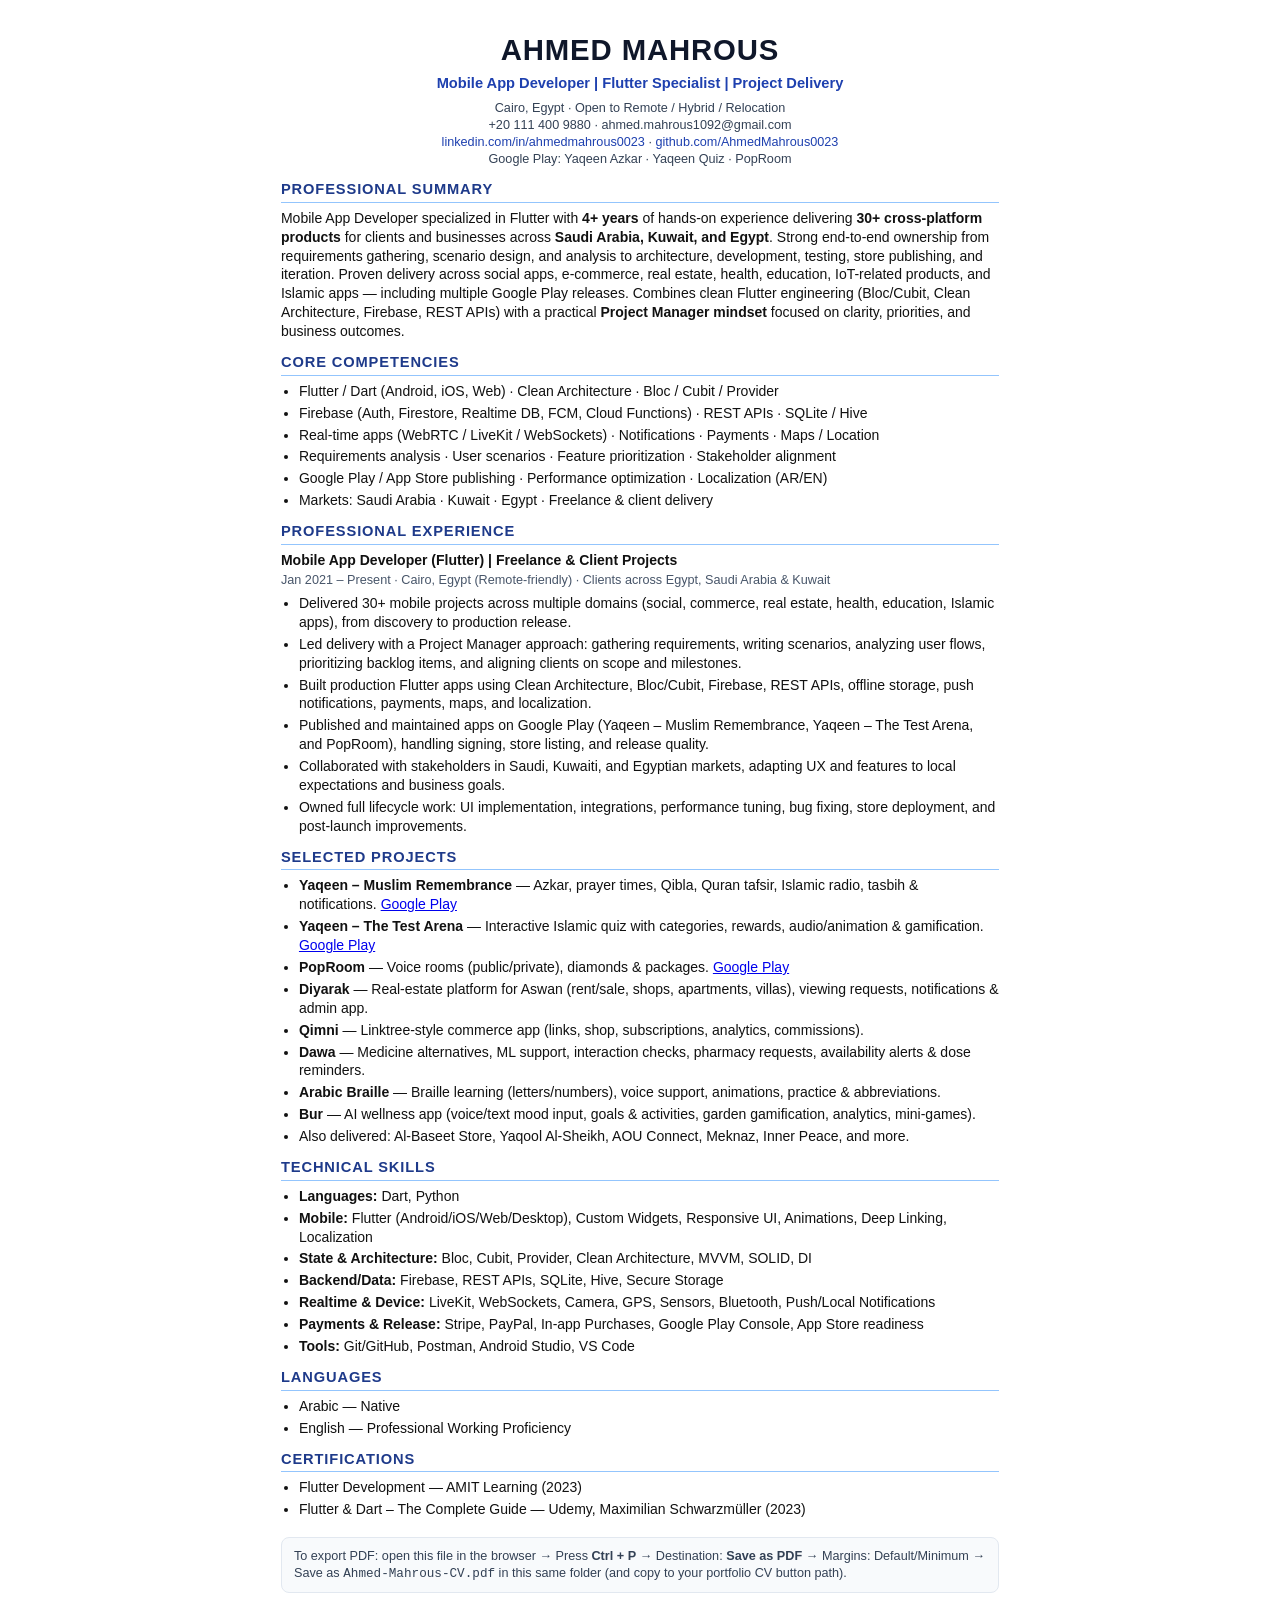
<file: assets/cv/Ahmed-Mahrous-CV.html>
<!DOCTYPE html>
<html lang="en">
<head>
  <meta charset="UTF-8" />
  <meta name="viewport" content="width=device-width, initial-scale=1.0" />
  <title>Ahmed Mahrous — CV</title>
  <style>
    @page { size: A4; margin: 14mm 14mm 14mm 14mm; }
    * { box-sizing: border-box; }
    body {
      margin: 0;
      font-family: Calibri, "Segoe UI", Arial, sans-serif;
      font-size: 10.5pt;
      line-height: 1.35;
      color: #111;
      background: #fff;
    }
    .page { max-width: 210mm; margin: 0 auto; padding: 8mm 10mm; }
    h1 {
      margin: 0 0 4px;
      font-size: 22pt;
      letter-spacing: 0.03em;
      text-align: center;
      color: #0f172a;
    }
    .title {
      margin: 0 0 6px;
      text-align: center;
      font-size: 11pt;
      font-weight: 700;
      color: #1e40af;
    }
    .contact {
      text-align: center;
      font-size: 9.5pt;
      color: #334155;
      margin-bottom: 10px;
    }
    .contact a { color: #1e40af; text-decoration: none; }
    h2 {
      margin: 12px 0 6px;
      font-size: 11pt;
      letter-spacing: 0.06em;
      text-transform: uppercase;
      color: #1e3a8a;
      border-bottom: 1.5px solid #93c5fd;
      padding-bottom: 2px;
    }
    p { margin: 0 0 6px; }
    ul { margin: 0 0 4px; padding-left: 18px; }
    li { margin-bottom: 3px; }
    .job-head {
      display: flex;
      justify-content: space-between;
      gap: 12px;
      font-weight: 700;
      margin-bottom: 2px;
    }
    .muted { color: #475569; font-weight: 400; font-size: 9.5pt; margin-bottom: 5px; }
    .hint {
      margin-top: 18px;
      padding: 10px 12px;
      background: #f8fafc;
      border: 1px solid #e2e8f0;
      border-radius: 8px;
      font-size: 9.5pt;
      color: #334155;
    }
    @media print {
      .hint { display: none; }
      .page { padding: 0; }
      a { color: inherit; text-decoration: none; }
    }
  </style>
</head>
<body>
  <div class="page">
    <h1>AHMED MAHROUS</h1>
    <p class="title">Mobile App Developer | Flutter Specialist | Project Delivery</p>
    <p class="contact">
      Cairo, Egypt · Open to Remote / Hybrid / Relocation<br />
      +20 111 400 9880 · ahmed.mahrous1092@gmail.com<br />
      <a href="https://linkedin.com/in/ahmedmahrous0023">linkedin.com/in/ahmedmahrous0023</a>
      ·
      <a href="https://github.com/AhmedMahrous0023">github.com/AhmedMahrous0023</a><br />
      Google Play: Yaqeen Azkar · Yaqeen Quiz · PopRoom
    </p>

    <h2>Professional Summary</h2>
    <p>
      Mobile App Developer specialized in Flutter with <strong>4+ years</strong> of hands-on experience
      delivering <strong>30+ cross-platform products</strong> for clients and businesses across
      <strong>Saudi Arabia, Kuwait, and Egypt</strong>. Strong end-to-end ownership from requirements
      gathering, scenario design, and analysis to architecture, development, testing, store publishing,
      and iteration. Proven delivery across social apps, e-commerce, real estate, health, education,
      IoT-related products, and Islamic apps — including multiple Google Play releases. Combines clean
      Flutter engineering (Bloc/Cubit, Clean Architecture, Firebase, REST APIs) with a practical
      <strong>Project Manager mindset</strong> focused on clarity, priorities, and business outcomes.
    </p>

    <h2>Core Competencies</h2>
    <ul>
      <li>Flutter / Dart (Android, iOS, Web) · Clean Architecture · Bloc / Cubit / Provider</li>
      <li>Firebase (Auth, Firestore, Realtime DB, FCM, Cloud Functions) · REST APIs · SQLite / Hive</li>
      <li>Real-time apps (WebRTC / LiveKit / WebSockets) · Notifications · Payments · Maps / Location</li>
      <li>Requirements analysis · User scenarios · Feature prioritization · Stakeholder alignment</li>
      <li>Google Play / App Store publishing · Performance optimization · Localization (AR/EN)</li>
      <li>Markets: Saudi Arabia · Kuwait · Egypt · Freelance &amp; client delivery</li>
    </ul>

    <h2>Professional Experience</h2>
    <div class="job-head">
      <span>Mobile App Developer (Flutter) | Freelance &amp; Client Projects</span>
    </div>
    <p class="muted">Jan 2021 – Present · Cairo, Egypt (Remote-friendly) · Clients across Egypt, Saudi Arabia &amp; Kuwait</p>
    <ul>
      <li>Delivered 30+ mobile projects across multiple domains (social, commerce, real estate, health, education, Islamic apps), from discovery to production release.</li>
      <li>Led delivery with a Project Manager approach: gathering requirements, writing scenarios, analyzing user flows, prioritizing backlog items, and aligning clients on scope and milestones.</li>
      <li>Built production Flutter apps using Clean Architecture, Bloc/Cubit, Firebase, REST APIs, offline storage, push notifications, payments, maps, and localization.</li>
      <li>Published and maintained apps on Google Play (Yaqeen – Muslim Remembrance, Yaqeen – The Test Arena, and PopRoom), handling signing, store listing, and release quality.</li>
      <li>Collaborated with stakeholders in Saudi, Kuwaiti, and Egyptian markets, adapting UX and features to local expectations and business goals.</li>
      <li>Owned full lifecycle work: UI implementation, integrations, performance tuning, bug fixing, store deployment, and post-launch improvements.</li>
    </ul>

    <h2>Selected Projects</h2>
    <ul>
      <li><strong>Yaqeen – Muslim Remembrance</strong> — Azkar, prayer times, Qibla, Quran tafsir, Islamic radio, tasbih &amp; notifications.
        <a href="https://play.google.com/store/apps/details?id=com.yakeen.azkar.yaqeen_azkar&hl=en">Google Play</a></li>
      <li><strong>Yaqeen – The Test Arena</strong> — Interactive Islamic quiz with categories, rewards, audio/animation &amp; gamification.
        <a href="https://play.google.com/store/apps/details?id=com.ahmed.yaqeen_quiz&hl=en">Google Play</a></li>
      <li><strong>PopRoom</strong> — Voice rooms (public/private), diamonds &amp; packages.
        <a href="https://play.google.com/store/apps/details?id=net.poproom.app&hl=en">Google Play</a></li>
      <li><strong>Diyarak</strong> — Real-estate platform for Aswan (rent/sale, shops, apartments, villas), viewing requests, notifications &amp; admin app.</li>
      <li><strong>Qimni</strong> — Linktree-style commerce app (links, shop, subscriptions, analytics, commissions).</li>
      <li><strong>Dawa</strong> — Medicine alternatives, ML support, interaction checks, pharmacy requests, availability alerts &amp; dose reminders.</li>
      <li><strong>Arabic Braille</strong> — Braille learning (letters/numbers), voice support, animations, practice &amp; abbreviations.</li>
      <li><strong>Bur</strong> — AI wellness app (voice/text mood input, goals &amp; activities, garden gamification, analytics, mini-games).</li>
      <li>Also delivered: Al-Baseet Store, Yaqool Al-Sheikh, AOU Connect, Meknaz, Inner Peace, and more.</li>
    </ul>

    <h2>Technical Skills</h2>
    <ul>
      <li><strong>Languages:</strong> Dart, Python</li>
      <li><strong>Mobile:</strong> Flutter (Android/iOS/Web/Desktop), Custom Widgets, Responsive UI, Animations, Deep Linking, Localization</li>
      <li><strong>State &amp; Architecture:</strong> Bloc, Cubit, Provider, Clean Architecture, MVVM, SOLID, DI</li>
      <li><strong>Backend/Data:</strong> Firebase, REST APIs, SQLite, Hive, Secure Storage</li>
      <li><strong>Realtime &amp; Device:</strong> LiveKit, WebSockets, Camera, GPS, Sensors, Bluetooth, Push/Local Notifications</li>
      <li><strong>Payments &amp; Release:</strong> Stripe, PayPal, In-app Purchases, Google Play Console, App Store readiness</li>
      <li><strong>Tools:</strong> Git/GitHub, Postman, Android Studio, VS Code</li>
    </ul>

    <h2>Languages</h2>
    <ul>
      <li>Arabic — Native</li>
      <li>English — Professional Working Proficiency</li>
    </ul>

    <h2>Certifications</h2>
    <ul>
      <li>Flutter Development — AMIT Learning (2023)</li>
      <li>Flutter &amp; Dart – The Complete Guide — Udemy, Maximilian Schwarzmüller (2023)</li>
    </ul>

    <p class="hint">
      To export PDF: open this file in the browser → Press <strong>Ctrl + P</strong> → Destination:
      <strong>Save as PDF</strong> → Margins: Default/Minimum → Save as
      <code>Ahmed-Mahrous-CV.pdf</code> in this same folder (and copy to your portfolio CV button path).
    </p>
  </div>
</body>
</html>
</file>
<file: css/style.css>
/* =========================================================
   Ahmed Mahrous Portfolio — Global Styles & Navbar
   ========================================================= */

/* ---------- CSS Custom Properties ---------- */
:root {
  /* Brand palette (dark default) */
  --bg: #0f172a;
  --bg-elevated: #111827;
  --surface: #1e293b;
  --surface-2: #243247;
  --text: #f8fafc;
  --muted: #94a3b8;
  --accent: #3b82f6;
  --accent-2: #06b6d4;
  --accent-soft: rgba(59, 130, 246, 0.15);
  --accent-2-soft: rgba(6, 182, 212, 0.12);
  --border: rgba(148, 163, 184, 0.16);
  --border-strong: rgba(148, 163, 184, 0.28);
  --danger: #ef4444;
  --success: #22c55e;

  /* Glass */
  --glass-bg: rgba(15, 23, 42, 0.72);
  --glass-border: rgba(248, 250, 252, 0.08);
  --glass-shadow: 0 10px 40px rgba(2, 6, 23, 0.45);

  /* Gradients */
  --gradient-brand: linear-gradient(135deg, var(--accent) 0%, var(--accent-2) 100%);
  --gradient-soft: radial-gradient(ellipse at top left, rgba(59, 130, 246, 0.18), transparent 50%),
    radial-gradient(ellipse at bottom right, rgba(6, 182, 212, 0.12), transparent 45%);

  /* Typography */
  --font: "Poppins", system-ui, -apple-system, Segoe UI, sans-serif;
  --font-ar: "Cairo", "Poppins", system-ui, sans-serif;
  --fw-light: 300;
  --fw-regular: 400;
  --fw-medium: 500;
  --fw-semibold: 600;
  --fw-bold: 700;

  /* Spacing scale */
  --space-1: 0.25rem;
  --space-2: 0.5rem;
  --space-3: 0.75rem;
  --space-4: 1rem;
  --space-5: 1.25rem;
  --space-6: 1.5rem;
  --space-8: 2rem;
  --space-10: 2.5rem;
  --space-12: 3rem;
  --space-16: 4rem;
  --space-20: 5rem;

  /* Layout */
  --container: 1120px;
  --header-h: 4.5rem;
  --radius-sm: 0.5rem;
  --radius-md: 0.75rem;
  --radius-lg: 1rem;
  --radius-xl: 1.25rem;
  --radius-full: 999px;

  /* Motion */
  --ease: cubic-bezier(0.22, 1, 0.36, 1);
  --duration-fast: 160ms;
  --duration: 280ms;
  --duration-slow: 420ms;

  /* Shadows */
  --shadow-sm: 0 2px 8px rgba(2, 6, 23, 0.25);
  --shadow-md: 0 8px 24px rgba(2, 6, 23, 0.35);
  --shadow-lg: 0 18px 50px rgba(2, 6, 23, 0.45);
  --shadow-glow: 0 0 0 1px rgba(59, 130, 246, 0.25), 0 8px 28px rgba(59, 130, 246, 0.28);

  /* Focus */
  --focus-ring: 0 0 0 3px rgba(59, 130, 246, 0.45);
}

/* Light theme overrides */
[data-theme="light"] {
  --bg: #f8fafc;
  --bg-elevated: #ffffff;
  --surface: #ffffff;
  --surface-2: #f1f5f9;
  --text: #0f172a;
  --muted: #64748b;
  --accent-soft: rgba(59, 130, 246, 0.1);
  --accent-2-soft: rgba(6, 182, 212, 0.1);
  --border: rgba(15, 23, 42, 0.08);
  --border-strong: rgba(15, 23, 42, 0.14);
  --glass-bg: rgba(248, 250, 252, 0.78);
  --glass-border: rgba(15, 23, 42, 0.08);
  --glass-shadow: 0 10px 40px rgba(15, 23, 42, 0.08);
  --shadow-sm: 0 2px 8px rgba(15, 23, 42, 0.06);
  --shadow-md: 0 8px 24px rgba(15, 23, 42, 0.08);
  --shadow-lg: 0 18px 50px rgba(15, 23, 42, 0.1);
  --shadow-glow: 0 0 0 1px rgba(59, 130, 246, 0.2), 0 8px 28px rgba(59, 130, 246, 0.18);
  --gradient-soft: radial-gradient(ellipse at top left, rgba(59, 130, 246, 0.1), transparent 50%),
    radial-gradient(ellipse at bottom right, rgba(6, 182, 212, 0.08), transparent 45%);
}

/* ---------- Reset / Base ---------- */
*,
*::before,
*::after {
  box-sizing: border-box;
  margin: 0;
  padding: 0;
}

html {
  scroll-behavior: smooth;
  -webkit-text-size-adjust: 100%;
}

body {
  min-height: 100vh;
  font-family: var(--font);
  font-weight: var(--fw-regular);
  font-size: 1rem;
  line-height: 1.6;
  color: var(--text);
  background-color: var(--bg);
  background-image: var(--gradient-soft);
  background-attachment: fixed;
  -webkit-font-smoothing: antialiased;
  -moz-osx-font-smoothing: grayscale;
  overflow-x: hidden;
  transition: background-color var(--duration) var(--ease), color var(--duration) var(--ease);
}

/* Arabic / RTL */
html[data-lang="ar"] body {
  font-family: var(--font-ar);
}

html[dir="rtl"] .skip-link {
  left: auto;
  right: var(--space-4);
}

html[dir="rtl"] .logo__text {
  letter-spacing: 0;
}

html[dir="rtl"] .hero__typed,
html[dir="rtl"] .hero__role {
  letter-spacing: 0;
}

img,
svg {
  display: block;
  max-width: 100%;
}

a {
  color: inherit;
  text-decoration: none;
}

button {
  font: inherit;
  color: inherit;
  background: none;
  border: none;
  cursor: pointer;
}

ul,
ol {
  list-style: none;
}

/* ---------- Accessibility ---------- */
.skip-link {
  position: absolute;
  left: var(--space-4);
  top: -100%;
  z-index: 1000;
  padding: var(--space-3) var(--space-4);
  border-radius: var(--radius-sm);
  background: var(--accent);
  color: #fff;
  font-weight: var(--fw-medium);
  transition: top var(--duration-fast) var(--ease);
}

.skip-link:focus {
  top: var(--space-4);
  outline: none;
  box-shadow: var(--focus-ring);
}

:focus-visible {
  outline: none;
  box-shadow: var(--focus-ring);
}

@media (prefers-reduced-motion: reduce) {
  html {
    scroll-behavior: auto;
  }

  *,
  *::before,
  *::after {
    animation-duration: 0.01ms !important;
    animation-iteration-count: 1 !important;
    transition-duration: 0.01ms !important;
  }
}

/* ---------- Layout helpers ---------- */
.container {
  width: min(100% - 2.5rem, var(--container));
  margin-inline: auto;
}

/* ---------- Buttons ---------- */
.btn {
  --btn-bg: transparent;
  --btn-color: var(--text);
  --btn-border: transparent;

  display: inline-flex;
  align-items: center;
  justify-content: center;
  gap: var(--space-2);
  padding: 0.7rem 1.15rem;
  border-radius: var(--radius-full);
  border: 1px solid var(--btn-border);
  background: var(--btn-bg);
  color: var(--btn-color);
  font-weight: var(--fw-medium);
  font-size: 0.9rem;
  letter-spacing: 0.01em;
  white-space: nowrap;
  transition:
    transform var(--duration-fast) var(--ease),
    background var(--duration) var(--ease),
    border-color var(--duration) var(--ease),
    box-shadow var(--duration) var(--ease),
    color var(--duration) var(--ease);
}

.btn:hover {
  transform: translateY(-1px);
}

.btn:active {
  transform: translateY(0);
}

.btn--sm {
  padding: 0.55rem 0.95rem;
  font-size: 0.84rem;
}

.btn--ghost {
  --btn-bg: rgba(59, 130, 246, 0.08);
  --btn-color: var(--text);
  --btn-border: rgba(59, 130, 246, 0.28);
}

.btn--ghost:hover {
  --btn-bg: rgba(59, 130, 246, 0.16);
  --btn-border: rgba(59, 130, 246, 0.45);
  box-shadow: var(--shadow-glow);
}

.btn--primary {
  --btn-bg: var(--gradient-brand);
  --btn-color: #fff;
  --btn-border: transparent;
  box-shadow: 0 10px 28px rgba(59, 130, 246, 0.32);
  background-image: var(--gradient-brand);
}

.btn--primary:hover {
  box-shadow: 0 14px 34px rgba(59, 130, 246, 0.42);
  filter: brightness(1.05);
}

.btn--outline {
  --btn-bg: transparent;
  --btn-color: var(--text);
  --btn-border: var(--border-strong);
}

.btn--outline:hover {
  --btn-bg: rgba(148, 163, 184, 0.08);
  --btn-border: rgba(59, 130, 246, 0.45);
  box-shadow: var(--shadow-sm);
}

.btn__icon {
  flex-shrink: 0;
}

html[dir="rtl"] .btn--primary svg {
  transform: scaleX(-1);
}

/* =========================================================
   NAVBAR
   ========================================================= */
.header {
  position: sticky;
  top: 0;
  z-index: 100;
  height: var(--header-h);
  isolation: isolate;
}

.header::before {
  content: "";
  position: absolute;
  inset: 0;
  background: var(--glass-bg);
  border-bottom: 1px solid var(--glass-border);
  box-shadow: var(--glass-shadow);
  backdrop-filter: blur(18px) saturate(140%);
  -webkit-backdrop-filter: blur(18px) saturate(140%);
  transition:
    background var(--duration) var(--ease),
    border-color var(--duration) var(--ease),
    box-shadow var(--duration) var(--ease),
    opacity var(--duration) var(--ease);
  z-index: -1;
}

/* Slightly stronger glass once user scrolls */
.header.is-scrolled::before {
  background: color-mix(in srgb, var(--glass-bg) 92%, var(--surface));
  box-shadow: var(--shadow-md);
}

.navbar {
  height: 100%;
  display: flex;
  align-items: center;
  justify-content: space-between;
  gap: var(--space-6);
}

/* Brand / Logo */
.logo {
  display: inline-flex;
  align-items: center;
  gap: 0.7rem;
  flex-shrink: 0;
  z-index: 2;
  transition: opacity var(--duration-fast) var(--ease);
}

.logo:hover {
  opacity: 0.92;
}

.logo__mark {
  display: grid;
  place-items: center;
  width: 2.35rem;
  height: 2.35rem;
  border-radius: 0.7rem;
  background: var(--gradient-brand);
  color: #fff;
  font-size: 0.78rem;
  font-weight: var(--fw-bold);
  letter-spacing: 0.04em;
  box-shadow: 0 8px 20px rgba(59, 130, 246, 0.35);
}

.logo__text {
  display: inline-flex;
  gap: 0.3em;
  font-size: 1.05rem;
  font-weight: var(--fw-semibold);
  letter-spacing: -0.02em;
  color: var(--text);
}

.logo__text span:last-child {
  font-weight: var(--fw-medium);
  color: var(--muted);
}

/* Nav links */
.nav__list {
  display: flex;
  align-items: center;
  gap: 0.15rem;
}

.nav__link {
  position: relative;
  display: inline-flex;
  align-items: center;
  padding: 0.55rem 0.85rem;
  border-radius: var(--radius-full);
  color: var(--muted);
  font-size: 0.9rem;
  font-weight: var(--fw-medium);
  transition:
    color var(--duration) var(--ease),
    background var(--duration) var(--ease);
}

.nav__link::after {
  content: "";
  position: absolute;
  left: 50%;
  bottom: 0.28rem;
  width: 0;
  height: 2px;
  border-radius: var(--radius-full);
  background: var(--gradient-brand);
  transform: translateX(-50%);
  transition: width var(--duration) var(--ease);
}

.nav__link:hover {
  color: var(--text);
  background: rgba(148, 163, 184, 0.08);
}

.nav__link.is-active {
  color: var(--text);
}

.nav__link.is-active::after {
  width: 1.1rem;
}

/* Actions cluster */
.nav__actions {
  display: flex;
  align-items: center;
  gap: var(--space-3);
  z-index: 2;
}

/* Language toggle */
.lang-toggle {
  display: inline-flex;
  align-items: center;
  padding: 0.2rem;
  border-radius: var(--radius-full);
  border: 1px solid var(--border);
  background: color-mix(in srgb, var(--surface) 70%, transparent);
  gap: 0.1rem;
}

.lang-toggle__btn {
  min-width: 2.15rem;
  height: 1.9rem;
  padding: 0 0.55rem;
  border-radius: var(--radius-full);
  color: var(--muted);
  font-size: 0.72rem;
  font-weight: var(--fw-semibold);
  letter-spacing: 0.04em;
  transition:
    color var(--duration) var(--ease),
    background var(--duration) var(--ease),
    box-shadow var(--duration) var(--ease);
}

.lang-toggle__btn:hover {
  color: var(--text);
}

.lang-toggle__btn.is-active {
  color: #fff;
  background: var(--gradient-brand);
  box-shadow: 0 4px 14px rgba(59, 130, 246, 0.35);
}

html[data-lang="ar"] .lang-toggle__btn {
  font-family: var(--font-ar);
  letter-spacing: 0;
  font-size: 0.78rem;
}

/* Theme toggle */
.theme-toggle {
  position: relative;
  display: grid;
  place-items: center;
  width: 2.4rem;
  height: 2.4rem;
  border-radius: var(--radius-full);
  border: 1px solid var(--border);
  background: color-mix(in srgb, var(--surface) 70%, transparent);
  color: var(--muted);
  transition:
    color var(--duration) var(--ease),
    border-color var(--duration) var(--ease),
    background var(--duration) var(--ease),
    transform var(--duration-fast) var(--ease),
    box-shadow var(--duration) var(--ease);
}

.theme-toggle:hover {
  color: var(--text);
  border-color: var(--border-strong);
  background: var(--accent-soft);
  box-shadow: var(--shadow-sm);
}

.theme-toggle:active {
  transform: scale(0.96);
}

.theme-toggle__icon {
  position: absolute;
  transition:
    opacity var(--duration) var(--ease),
    transform var(--duration) var(--ease);
}

/* Dark theme: show sun (switch to light) */
[data-theme="dark"] .theme-toggle__icon--sun {
  opacity: 1;
  transform: rotate(0) scale(1);
}

[data-theme="dark"] .theme-toggle__icon--moon {
  opacity: 0;
  transform: rotate(-45deg) scale(0.6);
}

/* Light theme: show moon (switch to dark) */
[data-theme="light"] .theme-toggle__icon--moon {
  opacity: 1;
  transform: rotate(0) scale(1);
}

[data-theme="light"] .theme-toggle__icon--sun {
  opacity: 0;
  transform: rotate(45deg) scale(0.6);
}

/* Hamburger */
.nav__toggle {
  display: none;
  position: relative;
  width: 2.4rem;
  height: 2.4rem;
  border-radius: var(--radius-md);
  border: 1px solid var(--border);
  background: color-mix(in srgb, var(--surface) 70%, transparent);
  place-items: center;
  transition:
    border-color var(--duration) var(--ease),
    background var(--duration) var(--ease);
}

.nav__toggle:hover {
  border-color: var(--border-strong);
  background: var(--accent-soft);
}

.nav__toggle-bar {
  position: absolute;
  left: 50%;
  width: 1.05rem;
  height: 1.75px;
  border-radius: var(--radius-full);
  background: var(--text);
  transform: translateX(-50%);
  transition:
    transform var(--duration) var(--ease),
    opacity var(--duration-fast) var(--ease),
    top var(--duration) var(--ease);
}

.nav__toggle-bar:nth-child(1) {
  top: calc(50% - 5px);
}

.nav__toggle-bar:nth-child(2) {
  top: 50%;
  transform: translate(-50%, -50%);
}

.nav__toggle-bar:nth-child(3) {
  top: calc(50% + 5px);
}

/* Open state — morph to X */
.nav__toggle.is-open .nav__toggle-bar:nth-child(1) {
  top: 50%;
  transform: translate(-50%, -50%) rotate(45deg);
}

.nav__toggle.is-open .nav__toggle-bar:nth-child(2) {
  opacity: 0;
}

.nav__toggle.is-open .nav__toggle-bar:nth-child(3) {
  top: 50%;
  transform: translate(-50%, -50%) rotate(-45deg);
}

/* Mobile backdrop */
.nav__backdrop {
  position: fixed;
  inset: 0;
  z-index: 90;
  background: rgba(2, 6, 23, 0.55);
  backdrop-filter: blur(2px);
  -webkit-backdrop-filter: blur(2px);
  opacity: 0;
  pointer-events: none;
  transition: opacity var(--duration) var(--ease);
}

.nav__backdrop.is-visible {
  opacity: 1;
  pointer-events: auto;
}

body.nav-open {
  overflow: hidden;
}

/* =========================================================
   HERO
   ========================================================= */
.hero {
  position: relative;
  min-height: calc(100vh - var(--header-h));
  display: flex;
  align-items: center;
  padding: var(--space-12) 0 var(--space-16);
  overflow: hidden;
}

.hero__bg {
  position: absolute;
  inset: 0;
  pointer-events: none;
  z-index: 0;
}

.hero__gradient {
  position: absolute;
  inset: -20% -10%;
  background:
    radial-gradient(ellipse 50% 45% at 15% 20%, rgba(59, 130, 246, 0.28), transparent 60%),
    radial-gradient(ellipse 45% 40% at 85% 30%, rgba(6, 182, 212, 0.2), transparent 55%),
    radial-gradient(ellipse 40% 35% at 50% 90%, rgba(59, 130, 246, 0.12), transparent 50%);
  animation: heroGradientShift 14s ease-in-out infinite alternate;
}

@keyframes heroGradientShift {
  0% {
    transform: translate3d(0, 0, 0) scale(1);
  }
  100% {
    transform: translate3d(2%, -2%, 0) scale(1.05);
  }
}

.hero__orb {
  position: absolute;
  border-radius: 50%;
  filter: blur(2px);
  will-change: transform;
}

.hero__orb--1 {
  top: 12%;
  inset-inline-start: 8%;
  width: 220px;
  height: 220px;
  background: radial-gradient(circle, rgba(59, 130, 246, 0.35), transparent 70%);
  animation: floatOrb 9s ease-in-out infinite;
}

.hero__orb--2 {
  top: 45%;
  inset-inline-end: 6%;
  width: 280px;
  height: 280px;
  background: radial-gradient(circle, rgba(6, 182, 212, 0.28), transparent 70%);
  animation: floatOrb 12s ease-in-out infinite reverse;
}

.hero__orb--3 {
  bottom: 8%;
  inset-inline-start: 35%;
  width: 160px;
  height: 160px;
  background: radial-gradient(circle, rgba(59, 130, 246, 0.22), transparent 70%);
  animation: floatOrb 10s ease-in-out infinite 1s;
}

@keyframes floatOrb {
  0%,
  100% {
    transform: translate3d(0, 0, 0);
  }
  50% {
    transform: translate3d(0, -18px, 0);
  }
}

.hero__grid {
  position: absolute;
  inset: 0;
  background-image:
    linear-gradient(rgba(148, 163, 184, 0.04) 1px, transparent 1px),
    linear-gradient(90deg, rgba(148, 163, 184, 0.04) 1px, transparent 1px);
  background-size: 64px 64px;
  mask-image: radial-gradient(ellipse 70% 60% at 50% 40%, #000 20%, transparent 75%);
  opacity: 0.55;
}

.hero__container {
  position: relative;
  z-index: 1;
  display: grid;
  grid-template-columns: 1.05fr 0.95fr;
  align-items: center;
  gap: clamp(2rem, 5vw, 4.5rem);
}

.hero__content {
  max-width: 36rem;
  animation: heroReveal 0.9s var(--ease) both;
}

@keyframes heroReveal {
  from {
    opacity: 0;
    transform: translateY(22px);
  }
  to {
    opacity: 1;
    transform: translateY(0);
  }
}

.hero__eyebrow {
  display: inline-flex;
  align-items: center;
  gap: 0.55rem;
  margin-bottom: var(--space-5);
  padding: 0.4rem 0.85rem 0.4rem 0.55rem;
  border-radius: var(--radius-full);
  border: 1px solid rgba(59, 130, 246, 0.28);
  background: rgba(59, 130, 246, 0.08);
  color: var(--muted);
  font-size: 0.82rem;
  font-weight: var(--fw-medium);
}

html[dir="rtl"] .hero__eyebrow {
  padding: 0.4rem 0.55rem 0.4rem 0.85rem;
}

.hero__status-dot {
  width: 0.55rem;
  height: 0.55rem;
  border-radius: 50%;
  background: #22c55e;
  box-shadow: 0 0 0 0 rgba(34, 197, 94, 0.55);
  animation: pulseDot 2s ease-out infinite;
}

@keyframes pulseDot {
  0% {
    box-shadow: 0 0 0 0 rgba(34, 197, 94, 0.55);
  }
  70% {
    box-shadow: 0 0 0 8px rgba(34, 197, 94, 0);
  }
  100% {
    box-shadow: 0 0 0 0 rgba(34, 197, 94, 0);
  }
}

.hero__greeting {
  margin-bottom: 0.35rem;
  color: var(--muted);
  font-size: 1rem;
  font-weight: var(--fw-medium);
}

.hero__name {
  margin-bottom: 0.65rem;
  font-size: clamp(2.4rem, 5vw, 3.6rem);
  font-weight: var(--fw-bold);
  line-height: 1.1;
  letter-spacing: -0.03em;
  background: linear-gradient(135deg, #f8fafc 0%, #93c5fd 55%, #67e8f9 100%);
  -webkit-background-clip: text;
  background-clip: text;
  color: transparent;
}

[data-theme="light"] .hero__name {
  background: linear-gradient(135deg, #0f172a 0%, #2563eb 55%, #0891b2 100%);
  -webkit-background-clip: text;
  background-clip: text;
}

html[data-lang="ar"] .hero__name {
  letter-spacing: 0;
}

.hero__role {
  display: flex;
  flex-wrap: wrap;
  align-items: baseline;
  gap: 0.4rem;
  min-height: 2rem;
  margin-bottom: var(--space-5);
  font-size: clamp(1.05rem, 2vw, 1.3rem);
  font-weight: var(--fw-semibold);
  color: var(--text);
}

.hero__role-prefix {
  color: var(--muted);
  font-weight: var(--fw-medium);
}

.hero__typed {
  background: var(--gradient-brand);
  -webkit-background-clip: text;
  background-clip: text;
  color: transparent;
}

.hero__caret {
  display: inline-block;
  width: 2px;
  height: 1.1em;
  margin-inline-start: 2px;
  background: var(--accent-2);
  border-radius: 1px;
  transform: translateY(0.15em);
  animation: caretBlink 1s steps(1) infinite;
}

@keyframes caretBlink {
  0%,
  50% {
    opacity: 1;
  }
  51%,
  100% {
    opacity: 0;
  }
}

.hero__subtitle {
  max-width: 34rem;
  margin-bottom: var(--space-8);
  color: var(--muted);
  font-size: 1.02rem;
  font-weight: var(--fw-regular);
  line-height: 1.75;
}

.hero__actions {
  display: flex;
  flex-wrap: wrap;
  gap: var(--space-3);
  margin-bottom: var(--space-10);
}

.hero__actions .btn {
  min-height: 2.9rem;
  padding-inline: 1.35rem;
}

.hero__stats {
  display: flex;
  flex-wrap: wrap;
  gap: var(--space-6);
}

.hero__stat {
  display: flex;
  flex-direction: column;
  gap: 0.15rem;
}

.hero__stat strong {
  font-size: 1.55rem;
  font-weight: var(--fw-bold);
  letter-spacing: -0.02em;
  background: var(--gradient-brand);
  -webkit-background-clip: text;
  background-clip: text;
  color: transparent;
}

.hero__stat span {
  color: var(--muted);
  font-size: 0.85rem;
  font-weight: var(--fw-medium);
}

/* Hero visual / portrait */
.hero__visual {
  position: relative;
  display: grid;
  place-items: center;
  animation: heroReveal 1s var(--ease) 0.12s both;
  transform-style: preserve-3d;
  transition: transform 0.25s var(--ease);
}

.hero__visual-glow {
  position: absolute;
  width: 75%;
  height: 75%;
  border-radius: 50%;
  background: radial-gradient(circle, rgba(59, 130, 246, 0.3), transparent 70%);
  filter: blur(10px);
  z-index: 0;
}

.hero__portrait {
  position: relative;
  z-index: 1;
  width: min(100%, 420px);
}

.hero__portrait-frame {
  position: relative;
  overflow: hidden;
  aspect-ratio: 4 / 5;
  border-radius: 1.75rem;
  border: 1px solid rgba(59, 130, 246, 0.35);
  background: var(--surface);
  box-shadow:
    0 0 0 1px rgba(255, 255, 255, 0.04) inset,
    var(--shadow-lg),
    0 20px 60px rgba(59, 130, 246, 0.18);
}

.hero__portrait-frame::before {
  content: "";
  position: absolute;
  inset: 0;
  z-index: 2;
  pointer-events: none;
  background: linear-gradient(
    180deg,
    transparent 62%,
    rgba(15, 23, 42, 0.45) 100%
  );
}

.hero__photo,
.about__photo {
  position: relative;
  z-index: 1;
  width: 100%;
  height: 100%;
  object-fit: cover;
  object-position: center top;
  display: block;
  transition: transform 0.6s var(--ease);
}

.hero__portrait:hover .hero__photo:not(.is-missing) {
  transform: scale(1.04);
}

.hero__photo.is-missing,
.about__photo.is-missing {
  display: none;
}

.photo-fallback {
  position: absolute;
  inset: 0;
  z-index: 0;
  display: none;
  place-items: center;
  background:
    linear-gradient(145deg, rgba(59, 130, 246, 0.25), rgba(6, 182, 212, 0.15)),
    var(--surface);
}

/* Only show fallback when JS removes [hidden] after a real image error */
.photo-fallback:not([hidden]) {
  display: grid;
  z-index: 2;
}

.photo-fallback span {
  display: grid;
  place-items: center;
  width: 5.5rem;
  height: 5.5rem;
  border-radius: 1.25rem;
  background: var(--gradient-brand);
  color: #fff;
  font-size: 1.6rem;
  font-weight: var(--fw-bold);
  letter-spacing: 0.06em;
  box-shadow: 0 12px 30px rgba(59, 130, 246, 0.4);
}

.photo-fallback--lg span {
  width: 6.5rem;
  height: 6.5rem;
  font-size: 1.9rem;
}

.hero__status-chip {
  position: absolute;
  inset-inline-start: 1rem;
  bottom: 1rem;
  z-index: 2;
  display: inline-flex;
  align-items: center;
  gap: 0.45rem;
  padding: 0.5rem 0.85rem;
  border-radius: var(--radius-full);
  border: 1px solid var(--glass-border);
  background: var(--glass-bg);
  color: var(--text);
  font-size: 0.78rem;
  font-weight: var(--fw-medium);
  box-shadow: var(--shadow-sm);
  backdrop-filter: blur(12px);
  -webkit-backdrop-filter: blur(12px);
}

.hero__float-card {
  position: absolute;
  inset-inline-end: -0.5rem;
  top: 12%;
  z-index: 2;
  display: flex;
  align-items: center;
  gap: 0.7rem;
  padding: 0.75rem 0.95rem;
  border-radius: var(--radius-lg);
  border: 1px solid var(--glass-border);
  background: var(--glass-bg);
  box-shadow: var(--shadow-md);
  backdrop-filter: blur(14px);
  -webkit-backdrop-filter: blur(14px);
  animation: floatOrb 6.5s ease-in-out infinite;
}

.hero__float-card-icon {
  display: grid;
  place-items: center;
  width: 2.25rem;
  height: 2.25rem;
  border-radius: 0.7rem;
  background: var(--accent-soft);
  color: var(--accent-2);
  font-size: 0.95rem;
}

.hero__float-card strong {
  display: block;
  font-size: 0.84rem;
  font-weight: var(--fw-semibold);
  line-height: 1.2;
}

.hero__float-card small {
  color: var(--muted);
  font-size: 0.72rem;
}

/* =========================================================
   SECTION SHARED
   ========================================================= */
.section {
  position: relative;
  padding: var(--space-20) 0;
}

.section__header {
  max-width: 40rem;
  margin-bottom: var(--space-12);
}

.section__eyebrow {
  display: inline-flex;
  margin-bottom: var(--space-3);
  color: var(--accent-2);
  font-size: 0.85rem;
  font-weight: var(--fw-semibold);
  letter-spacing: 0.06em;
  text-transform: uppercase;
}

html[data-lang="ar"] .section__eyebrow {
  letter-spacing: 0;
  text-transform: none;
}

.section__title {
  margin-bottom: var(--space-4);
  font-size: clamp(1.85rem, 3.4vw, 2.6rem);
  font-weight: var(--fw-bold);
  line-height: 1.2;
  letter-spacing: -0.025em;
}

html[data-lang="ar"] .section__title {
  letter-spacing: 0;
}

.section__lead {
  color: var(--muted);
  font-size: 1.05rem;
  line-height: 1.7;
}

.reveal {
  opacity: 0;
  transform: translateY(24px);
  transition:
    opacity 0.7s var(--ease),
    transform 0.7s var(--ease);
}

.reveal.is-visible {
  opacity: 1;
  transform: translateY(0);
}

/* =========================================================
   ABOUT
   ========================================================= */
.about {
  background:
    radial-gradient(ellipse 50% 40% at 90% 10%, rgba(59, 130, 246, 0.08), transparent 55%),
    radial-gradient(ellipse 40% 35% at 10% 80%, rgba(6, 182, 212, 0.07), transparent 50%);
}

.about__grid {
  display: grid;
  grid-template-columns: 0.9fr 1.1fr;
  gap: clamp(2rem, 5vw, 4rem);
  align-items: start;
  margin-bottom: var(--space-12);
}

.about__photo-wrap {
  position: relative;
  max-width: 380px;
  aspect-ratio: 4 / 5;
}

.about__photo {
  position: relative;
  z-index: 1;
  width: 100%;
  height: 100%;
  border-radius: 1.5rem;
  border: 1px solid var(--border);
  box-shadow: var(--shadow-md);
  object-fit: cover;
  object-position: center top;
}

.about__photo-wrap .photo-fallback {
  z-index: 1;
  border-radius: 1.5rem;
  border: 1px solid var(--border);
  box-shadow: var(--shadow-md);
  overflow: hidden;
}

.about__photo-accent {
  position: absolute;
  inset: 1rem -0.85rem -0.85rem 1rem;
  z-index: 0;
  border-radius: 1.5rem;
  background: var(--gradient-brand);
  opacity: 0.55;
}

html[dir="rtl"] .about__photo-accent {
  inset: 1rem 1rem -0.85rem -0.85rem;
}

.about__heading {
  margin-bottom: var(--space-4);
  font-size: 1.35rem;
  font-weight: var(--fw-semibold);
}

.about__text {
  margin-bottom: var(--space-4);
  color: var(--muted);
  font-size: 1rem;
  line-height: 1.8;
}

.about__timeline {
  position: relative;
  margin-top: var(--space-8);
  padding-inline-start: 1.35rem;
  display: grid;
  gap: var(--space-5);
}

.about__timeline::before {
  content: "";
  position: absolute;
  inset-inline-start: 0.28rem;
  top: 0.35rem;
  bottom: 0.35rem;
  width: 2px;
  border-radius: var(--radius-full);
  background: linear-gradient(
    180deg,
    var(--accent),
    var(--accent-2),
    transparent
  );
}

.about__timeline-item {
  position: relative;
  display: grid;
}

.about__timeline-dot {
  position: absolute;
  inset-inline-start: calc(-1.35rem + 0.08rem);
  top: 0.35rem;
  width: 0.7rem;
  height: 0.7rem;
  border-radius: 50%;
  background: var(--gradient-brand);
  box-shadow: 0 0 0 4px rgba(59, 130, 246, 0.15);
}

.about__timeline-item strong {
  display: block;
  margin-bottom: 0.15rem;
  font-size: 1rem;
  font-weight: var(--fw-semibold);
}

.about__timeline-item span {
  display: block;
  margin-bottom: 0.35rem;
  color: var(--accent-2);
  font-size: 0.82rem;
  font-weight: var(--fw-medium);
}

.about__timeline-item p {
  color: var(--muted);
  font-size: 0.92rem;
  line-height: 1.65;
}

.about__khamsat {
  display: flex;
  align-items: center;
  gap: 0.85rem;
  margin: var(--space-6) 0 var(--space-8);
  padding: 0.9rem 1rem;
  border-radius: var(--radius-lg);
  border: 1px solid rgba(59, 130, 246, 0.28);
  background: linear-gradient(
    135deg,
    rgba(59, 130, 246, 0.1),
    rgba(6, 182, 212, 0.08)
  );
  transition:
    transform var(--duration) var(--ease),
    border-color var(--duration) var(--ease),
    box-shadow var(--duration) var(--ease);
}

.about__khamsat:hover {
  transform: translateY(-2px);
  border-color: rgba(59, 130, 246, 0.45);
  box-shadow: var(--shadow-glow);
}

.about__khamsat-badge {
  flex-shrink: 0;
  display: grid;
  place-items: center;
  width: 2.5rem;
  height: 2.5rem;
  border-radius: 0.75rem;
  background: var(--gradient-brand);
  color: #fff;
  font-size: 1rem;
  font-weight: var(--fw-bold);
}

.about__khamsat-copy {
  display: grid;
  gap: 0.15rem;
  min-width: 0;
}

.about__khamsat-copy strong {
  font-size: 0.95rem;
  font-weight: var(--fw-semibold);
}

.about__khamsat-copy small {
  color: var(--muted);
  font-size: 0.82rem;
  line-height: 1.45;
}

.about__khamsat-arrow {
  margin-inline-start: auto;
  color: var(--accent-2);
  font-size: 1.1rem;
  transition: transform var(--duration-fast) var(--ease);
}

.about__khamsat:hover .about__khamsat-arrow {
  transform: translateX(3px);
}

html[dir="rtl"] .about__khamsat-arrow {
  transform: scaleX(-1);
}

html[dir="rtl"] .about__khamsat:hover .about__khamsat-arrow {
  transform: scaleX(-1) translateX(3px);
}

.about__stats {
  display: grid;
  grid-template-columns: repeat(3, 1fr);
  gap: var(--space-4);
}

.stat-card {
  padding: var(--space-6) var(--space-5);
  border-radius: var(--radius-xl);
  border: 1px solid var(--border);
  background: color-mix(in srgb, var(--surface) 80%, transparent);
  box-shadow: var(--shadow-sm);
  backdrop-filter: blur(10px);
  -webkit-backdrop-filter: blur(10px);
  transition:
    transform var(--duration) var(--ease),
    border-color var(--duration) var(--ease),
    box-shadow var(--duration) var(--ease);
}

.stat-card:hover {
  transform: translateY(-4px);
  border-color: rgba(59, 130, 246, 0.35);
  box-shadow: var(--shadow-glow);
}

.stat-card__value {
  display: block;
  margin-bottom: 0.35rem;
  font-size: clamp(1.7rem, 3vw, 2.1rem);
  font-weight: var(--fw-bold);
  letter-spacing: -0.03em;
  background: var(--gradient-brand);
  -webkit-background-clip: text;
  background-clip: text;
  color: transparent;
}

.stat-card__label {
  color: var(--muted);
  font-size: 0.88rem;
  font-weight: var(--fw-medium);
}

/* =========================================================
   SKILLS
   ========================================================= */
.skills {
  background:
    radial-gradient(ellipse 45% 40% at 10% 20%, rgba(59, 130, 246, 0.08), transparent 55%),
    radial-gradient(ellipse 40% 35% at 90% 80%, rgba(6, 182, 212, 0.07), transparent 50%);
}

.skills__grid {
  display: grid;
  grid-template-columns: repeat(4, minmax(0, 1fr));
  gap: var(--space-4);
}

.skill-card {
  position: relative;
  display: flex;
  flex-direction: column;
  align-items: flex-start;
  gap: var(--space-4);
  min-height: 8.25rem;
  padding: 1.25rem 1.2rem;
  border-radius: var(--radius-xl);
  border: 1px solid var(--border);
  background: color-mix(in srgb, var(--surface) 82%, transparent);
  box-shadow: var(--shadow-sm);
  overflow: hidden;
  transition:
    transform var(--duration) var(--ease),
    border-color var(--duration) var(--ease),
    box-shadow var(--duration) var(--ease),
    background var(--duration) var(--ease);
}

.skill-card::before {
  content: "";
  position: absolute;
  inset-inline-start: 0;
  top: 0;
  bottom: 0;
  width: 3px;
  background: var(--gradient-brand);
  opacity: 0;
  transition: opacity var(--duration) var(--ease);
}

.skill-card::after {
  content: "";
  position: absolute;
  inset: auto -20% -40% auto;
  width: 120px;
  height: 120px;
  border-radius: 50%;
  background: radial-gradient(circle, rgba(59, 130, 246, 0.18), transparent 70%);
  opacity: 0;
  transition: opacity var(--duration) var(--ease);
  pointer-events: none;
}

.skill-card:hover {
  transform: translateY(-6px) scale(1.02);
  border-color: rgba(59, 130, 246, 0.4);
  box-shadow: var(--shadow-glow);
  background: color-mix(in srgb, var(--surface) 92%, rgba(59, 130, 246, 0.08));
}

.skill-card:hover::before,
.skill-card:hover::after {
  opacity: 1;
}

.skill-card__icon {
  display: grid;
  place-items: center;
  width: 2.65rem;
  height: 2.65rem;
  border-radius: 0.85rem;
  color: var(--accent-2);
  background: linear-gradient(
    145deg,
    rgba(59, 130, 246, 0.16),
    rgba(6, 182, 212, 0.1)
  );
  border: 1px solid rgba(59, 130, 246, 0.2);
  transition:
    transform var(--duration) var(--ease),
    color var(--duration) var(--ease),
    box-shadow var(--duration) var(--ease);
}

.skill-card:hover .skill-card__icon {
  transform: scale(1.08) rotate(-3deg);
  color: #fff;
  background: var(--gradient-brand);
  box-shadow: 0 8px 20px rgba(59, 130, 246, 0.35);
}

.skill-card__name {
  font-size: 0.95rem;
  font-weight: var(--fw-semibold);
  line-height: 1.35;
  color: var(--text);
}

.visually-hidden {
  position: absolute;
  width: 1px;
  height: 1px;
  padding: 0;
  margin: -1px;
  overflow: hidden;
  clip: rect(0, 0, 0, 0);
  white-space: nowrap;
  border: 0;
}

body.modal-open {
  overflow: hidden;
}

/* =========================================================
   EXPERIENCE
   ========================================================= */
.experience {
  background:
    radial-gradient(ellipse 40% 35% at 80% 15%, rgba(59, 130, 246, 0.08), transparent 55%);
}

.experience__timeline {
  position: relative;
  display: grid;
  gap: var(--space-6);
  max-width: 760px;
  margin-inline: auto;
  padding-inline-start: 1.5rem;
}

.experience__timeline::before {
  content: "";
  position: absolute;
  inset-inline-start: 0.35rem;
  top: 0.4rem;
  bottom: 0.4rem;
  width: 2px;
  border-radius: var(--radius-full);
  background: linear-gradient(180deg, var(--accent), var(--accent-2), transparent);
}

.experience__item {
  position: relative;
  display: grid;
}

.experience__marker {
  position: absolute;
  inset-inline-start: calc(-1.5rem + 0.1rem);
  top: 1.35rem;
  width: 0.85rem;
  height: 0.85rem;
  border-radius: 50%;
  background: var(--gradient-brand);
  box-shadow: 0 0 0 5px rgba(59, 130, 246, 0.15);
  z-index: 1;
}

.experience__card {
  padding: 1.35rem 1.4rem;
  border-radius: var(--radius-xl);
  border: 1px solid var(--border);
  background: color-mix(in srgb, var(--surface) 84%, transparent);
  box-shadow: var(--shadow-sm);
  backdrop-filter: blur(10px);
  -webkit-backdrop-filter: blur(10px);
  transition:
    transform var(--duration) var(--ease),
    border-color var(--duration) var(--ease),
    box-shadow var(--duration) var(--ease);
}

.experience__card:hover {
  transform: translateY(-3px);
  border-color: rgba(59, 130, 246, 0.35);
  box-shadow: var(--shadow-glow);
}

.experience__meta {
  display: flex;
  flex-wrap: wrap;
  gap: 0.55rem 1rem;
  margin-bottom: 0.55rem;
}

.experience__period {
  color: var(--accent-2);
  font-size: 0.82rem;
  font-weight: var(--fw-semibold);
}

.experience__company {
  color: var(--muted);
  font-size: 0.82rem;
  font-weight: var(--fw-medium);
}

.experience__role {
  margin-bottom: 0.45rem;
  font-size: 1.12rem;
  font-weight: var(--fw-semibold);
}

.experience__text {
  color: var(--muted);
  font-size: 0.95rem;
  line-height: 1.7;
}

/* =========================================================
   PROJECTS
   ========================================================= */
.projects {
  background:
    radial-gradient(ellipse 45% 40% at 15% 10%, rgba(6, 182, 212, 0.08), transparent 55%),
    radial-gradient(ellipse 40% 35% at 90% 85%, rgba(59, 130, 246, 0.08), transparent 50%);
}

.projects__toolbar {
  display: flex;
  flex-wrap: wrap;
  align-items: center;
  justify-content: space-between;
  gap: var(--space-4);
  margin-bottom: var(--space-8);
}

.projects__filters {
  display: flex;
  flex-wrap: wrap;
  gap: 0.5rem;
}

.projects__filter {
  padding: 0.5rem 0.95rem;
  border-radius: var(--radius-full);
  border: 1px solid var(--border);
  background: color-mix(in srgb, var(--surface) 70%, transparent);
  color: var(--muted);
  font-size: 0.84rem;
  font-weight: var(--fw-medium);
  transition:
    color var(--duration) var(--ease),
    background var(--duration) var(--ease),
    border-color var(--duration) var(--ease),
    box-shadow var(--duration) var(--ease);
}

.projects__filter:hover {
  color: var(--text);
  border-color: var(--border-strong);
}

.projects__filter.is-active {
  color: #fff;
  border-color: transparent;
  background: var(--gradient-brand);
  box-shadow: 0 8px 20px rgba(59, 130, 246, 0.28);
}

.projects__search {
  position: relative;
  display: flex;
  align-items: center;
  min-width: min(100%, 260px);
  color: var(--muted);
}

.projects__search svg {
  position: absolute;
  inset-inline-start: 0.9rem;
  pointer-events: none;
}

.projects__search input {
  width: 100%;
  padding: 0.7rem 1rem 0.7rem 2.5rem;
  border-radius: var(--radius-full);
  border: 1px solid var(--border);
  background: color-mix(in srgb, var(--surface) 80%, transparent);
  color: var(--text);
  font: inherit;
  outline: none;
  transition:
    border-color var(--duration) var(--ease),
    box-shadow var(--duration) var(--ease);
}

html[dir="rtl"] .projects__search input {
  padding: 0.7rem 2.5rem 0.7rem 1rem;
}

.projects__search input:focus {
  border-color: rgba(59, 130, 246, 0.45);
  box-shadow: var(--focus-ring);
}

.projects__grid {
  display: grid;
  grid-template-columns: repeat(2, minmax(0, 1fr));
  gap: var(--space-5);
}

.projects__empty {
  margin-top: var(--space-8);
  text-align: center;
  color: var(--muted);
}

.project-card {
  border-radius: calc(var(--radius-xl) + 0.15rem);
  border: 1px solid var(--border);
  background: color-mix(in srgb, var(--surface) 86%, transparent);
  box-shadow: var(--shadow-sm);
  overflow: hidden;
  transition:
    transform var(--duration) var(--ease),
    border-color var(--duration) var(--ease),
    box-shadow var(--duration) var(--ease);
}

.project-card:hover {
  transform: translateY(-6px);
  border-color: rgba(59, 130, 246, 0.35);
  box-shadow: var(--shadow-glow);
}

.project-card__hit {
  display: block;
  width: 100%;
  text-align: start;
  color: inherit;
  cursor: pointer;
}

.project-card__media,
.project-modal__cover,
.project-modal__shot {
  position: relative;
  overflow: hidden;
  background:
    linear-gradient(145deg, color-mix(in srgb, var(--fallback-accent, #3b82f6) 35%, #0f172a), #1e293b);
}

.project-card__media {
  aspect-ratio: 16 / 10;
}

.project-card__media img,
.project-modal__cover img,
.project-modal__shot img {
  width: 100%;
  height: 100%;
  object-fit: contain;
  object-position: center;
  display: block;
  transition: transform 0.55s var(--ease);
}

.project-card:hover .project-card__media img:not(.is-missing) {
  transform: scale(1.05);
}

.project-card__media img.is-missing,
.project-modal__cover img.is-missing,
.project-modal__shot img.is-missing {
  opacity: 0;
}

.project-card__media.has-fallback::after,
.project-modal__cover.has-fallback::after,
.project-modal__shot.has-fallback::after {
  content: "";
  position: absolute;
  inset: 0;
  background:
    radial-gradient(circle at 30% 30%, color-mix(in srgb, var(--fallback-accent, #3b82f6) 45%, transparent), transparent 50%),
    linear-gradient(145deg, rgba(15, 23, 42, 0.2), rgba(15, 23, 42, 0.55));
}

.project-card__shade {
  position: absolute;
  inset: 0;
  background: linear-gradient(180deg, transparent 40%, rgba(15, 23, 42, 0.35));
  pointer-events: none;
}

.project-card__body {
  padding: 1.2rem 1.25rem 1.35rem;
}

.project-card__top {
  display: flex;
  align-items: flex-start;
  justify-content: space-between;
  gap: 0.75rem;
  margin-bottom: 0.55rem;
}

.project-card__title {
  font-size: 1.15rem;
  font-weight: var(--fw-semibold);
  line-height: 1.3;
}

.project-card__category {
  flex-shrink: 0;
  padding: 0.25rem 0.65rem;
  border-radius: var(--radius-full);
  border: 1px solid rgba(59, 130, 246, 0.25);
  background: var(--accent-soft);
  color: var(--accent-2);
  font-size: 0.72rem;
  font-weight: var(--fw-semibold);
}

.project-card__short {
  margin-bottom: 0.9rem;
  color: var(--muted);
  font-size: 0.92rem;
  line-height: 1.65;
}

.project-card__techs {
  display: flex;
  flex-wrap: wrap;
  gap: 0.4rem;
  margin-bottom: 1rem;
}

.project-card__tech {
  padding: 0.28rem 0.6rem;
  border-radius: var(--radius-full);
  border: 1px solid var(--border);
  background: rgba(148, 163, 184, 0.08);
  color: var(--muted);
  font-size: 0.74rem;
  font-weight: var(--fw-medium);
}

.project-card__cta {
  display: inline-flex;
  align-items: center;
  color: var(--accent-2);
  font-size: 0.88rem;
  font-weight: var(--fw-semibold);
}

.project-card__cta::after {
  content: "→";
  margin-inline-start: 0.35rem;
  transition: transform var(--duration-fast) var(--ease);
}

html[dir="rtl"] .project-card__cta::after {
  content: "←";
}

.project-card:hover .project-card__cta::after {
  transform: translateX(3px);
}

html[dir="rtl"] .project-card:hover .project-card__cta::after {
  transform: translateX(-3px);
}

/* Project modal */
.project-modal[hidden] {
  display: none !important;
}

.project-modal {
  position: fixed;
  inset: 0;
  z-index: 200;
  display: grid;
  place-items: center;
  padding: 1.25rem;
}

.project-modal__backdrop {
  position: absolute;
  inset: 0;
  background: rgba(2, 6, 23, 0.72);
  backdrop-filter: blur(6px);
  -webkit-backdrop-filter: blur(6px);
  animation: fadeIn 0.25s var(--ease);
}

.project-modal__panel {
  position: relative;
  z-index: 1;
  width: min(920px, 100%);
  max-height: min(88vh, 900px);
  overflow: auto;
  border-radius: 1.35rem;
  border: 1px solid var(--glass-border);
  background: color-mix(in srgb, var(--bg-elevated) 94%, var(--surface));
  box-shadow: var(--shadow-lg);
  animation: modalIn 0.3s var(--ease);
}

@keyframes fadeIn {
  from { opacity: 0; }
  to { opacity: 1; }
}

@keyframes modalIn {
  from {
    opacity: 0;
    transform: translateY(18px) scale(0.98);
  }
  to {
    opacity: 1;
    transform: translateY(0) scale(1);
  }
}

.project-modal__close {
  position: absolute;
  top: 0.85rem;
  inset-inline-end: 0.85rem;
  z-index: 2;
  display: grid;
  place-items: center;
  width: 2.4rem;
  height: 2.4rem;
  border-radius: var(--radius-full);
  border: 1px solid var(--border);
  background: var(--glass-bg);
  color: var(--text);
  backdrop-filter: blur(10px);
  -webkit-backdrop-filter: blur(10px);
  transition: background var(--duration) var(--ease), transform var(--duration-fast) var(--ease);
}

.project-modal__close:hover {
  background: var(--accent-soft);
  transform: scale(1.04);
}

.project-modal__content {
  padding: 1.35rem 1.5rem 1.75rem;
}

.project-modal__hero {
  display: grid;
  grid-template-columns: 1.05fr 1fr;
  gap: 1.35rem;
  margin-bottom: 1.5rem;
}

.project-modal__cover {
  aspect-ratio: 16 / 11;
  border-radius: var(--radius-lg);
  border: 1px solid var(--border);
  padding: 0;
  cursor: zoom-in;
  color: inherit;
  text-align: start;
}

.project-modal__gallery-note {
  margin-bottom: 0.75rem;
  color: var(--muted);
  font-size: 0.86rem;
}

.project-modal__shot {
  position: relative;
  display: block;
  width: 100%;
  padding: 0;
  cursor: zoom-in;
  color: inherit;
  text-align: start;
  background: transparent;
}

.project-modal__shot-hint {
  position: absolute;
  inset-inline: 0.55rem;
  bottom: 0.55rem;
  z-index: 2;
  padding: 0.35rem 0.6rem;
  border-radius: var(--radius-full);
  border: 1px solid var(--glass-border);
  background: var(--glass-bg);
  color: var(--text);
  font-size: 0.72rem;
  font-weight: var(--fw-medium);
  backdrop-filter: blur(10px);
  -webkit-backdrop-filter: blur(10px);
  opacity: 0;
  transform: translateY(4px);
  transition:
    opacity var(--duration) var(--ease),
    transform var(--duration) var(--ease);
  pointer-events: none;
}

.project-modal__cover:hover .project-modal__shot-hint,
.project-modal__shot:hover .project-modal__shot-hint,
.project-modal__cover:focus-visible .project-modal__shot-hint,
.project-modal__shot:focus-visible .project-modal__shot-hint {
  opacity: 1;
  transform: translateY(0);
}

.project-modal__category {
  margin-bottom: 0.45rem;
  color: var(--accent-2);
  font-size: 0.8rem;
  font-weight: var(--fw-semibold);
}

.project-modal__title {
  margin-bottom: 0.55rem;
  font-size: clamp(1.4rem, 2.5vw, 1.85rem);
  font-weight: var(--fw-bold);
  line-height: 1.25;
}

.project-modal__short {
  margin-bottom: 0.9rem;
  color: var(--muted);
  line-height: 1.7;
}

.project-modal__actions {
  display: flex;
  flex-wrap: wrap;
  gap: 0.55rem;
  margin-top: 1rem;
}

.project-modal__play {
  margin-top: 1.1rem;
  padding: 0.95rem 1rem;
  border-radius: var(--radius-lg);
  border: 1px solid rgba(59, 130, 246, 0.28);
  background: rgba(59, 130, 246, 0.08);
}

.project-modal__play-label {
  margin-bottom: 0.65rem;
  color: var(--text);
  font-size: 0.88rem;
  font-weight: var(--fw-semibold);
}

.project-modal__section {
  margin-bottom: 1.35rem;
}

.project-modal__section h4 {
  margin-bottom: 0.55rem;
  font-size: 1rem;
  font-weight: var(--fw-semibold);
}

.project-modal__section p {
  color: var(--muted);
  line-height: 1.75;
}

.project-modal__solutions {
  display: grid;
  gap: 0.55rem;
  padding-inline-start: 1.1rem;
}

.project-modal__solutions li {
  list-style: disc;
  color: var(--muted);
  line-height: 1.65;
}

.project-modal__gallery {
  display: grid;
  grid-template-columns: repeat(2, minmax(0, 1fr));
  gap: 0.75rem;
}

.project-modal__gallery .project-modal__shot {
  aspect-ratio: 16 / 10;
  border-radius: var(--radius-md);
  border: 1px solid var(--border);
  overflow: hidden;
  background:
    linear-gradient(145deg, color-mix(in srgb, var(--fallback-accent, #3b82f6) 25%, #0f172a), #1e293b);
}

/* =========================================================
   LIGHTBOX
   ========================================================= */
.lightbox[hidden] {
  display: none !important;
}

.lightbox {
  position: fixed;
  inset: 0;
  z-index: 300;
  display: grid;
  place-items: center;
  padding: 1rem;
}

.lightbox__backdrop {
  position: absolute;
  inset: 0;
  background: rgba(2, 6, 23, 0.88);
  backdrop-filter: blur(8px);
  -webkit-backdrop-filter: blur(8px);
}

.lightbox__figure {
  position: relative;
  z-index: 1;
  width: min(1100px, 100%);
  max-height: min(88vh, 900px);
  margin: 0;
  display: grid;
  justify-items: center;
  gap: 0.75rem;
}

.lightbox__img {
  width: auto;
  height: auto;
  max-width: 100%;
  max-height: min(78vh, 820px);
  object-fit: contain;
  border-radius: var(--radius-lg);
  border: 1px solid var(--glass-border);
  box-shadow: var(--shadow-lg);
  background: #0b1220;
}

.lightbox__caption {
  color: var(--muted);
  font-size: 0.88rem;
  font-weight: var(--fw-medium);
}

.lightbox__close,
.lightbox__nav {
  position: absolute;
  z-index: 2;
  display: grid;
  place-items: center;
  width: 2.75rem;
  height: 2.75rem;
  border-radius: var(--radius-full);
  border: 1px solid var(--glass-border);
  background: var(--glass-bg);
  color: var(--text);
  backdrop-filter: blur(12px);
  -webkit-backdrop-filter: blur(12px);
  transition:
    transform var(--duration-fast) var(--ease),
    background var(--duration) var(--ease);
}

.lightbox__close:hover,
.lightbox__nav:hover {
  background: var(--accent-soft);
  transform: scale(1.05);
}

.lightbox__close {
  top: 1rem;
  inset-inline-end: 1rem;
}

.lightbox__nav--prev {
  inset-inline-start: 1rem;
  top: 50%;
  transform: translateY(-50%);
}

.lightbox__nav--next {
  inset-inline-end: 1rem;
  top: 50%;
  transform: translateY(-50%);
}

.lightbox__nav--prev:hover,
.lightbox__nav--next:hover {
  transform: translateY(-50%) scale(1.05);
}

body.lightbox-open {
  overflow: hidden;
}

/* =========================================================
   SERVICES
   ========================================================= */
.services {
  background:
    radial-gradient(ellipse 45% 40% at 90% 20%, rgba(59, 130, 246, 0.08), transparent 55%);
}

.services__grid {
  display: grid;
  grid-template-columns: repeat(3, minmax(0, 1fr));
  gap: var(--space-4);
}

.service-card {
  position: relative;
  padding: 1.45rem 1.35rem;
  border-radius: var(--radius-xl);
  border: 1px solid var(--border);
  background: color-mix(in srgb, var(--surface) 84%, transparent);
  box-shadow: var(--shadow-sm);
  overflow: hidden;
  transition:
    transform var(--duration) var(--ease),
    border-color var(--duration) var(--ease),
    box-shadow var(--duration) var(--ease);
}

.service-card::after {
  content: "";
  position: absolute;
  inset-inline-end: -30%;
  bottom: -40%;
  width: 140px;
  height: 140px;
  border-radius: 50%;
  background: radial-gradient(circle, rgba(6, 182, 212, 0.16), transparent 70%);
  opacity: 0;
  transition: opacity var(--duration) var(--ease);
  pointer-events: none;
}

.service-card:hover {
  transform: translateY(-5px);
  border-color: rgba(59, 130, 246, 0.35);
  box-shadow: var(--shadow-glow);
}

.service-card:hover::after {
  opacity: 1;
}

.service-card__icon {
  display: grid;
  place-items: center;
  width: 3rem;
  height: 3rem;
  margin-bottom: 1rem;
  border-radius: 0.9rem;
  color: var(--accent-2);
  background: linear-gradient(
    145deg,
    rgba(59, 130, 246, 0.16),
    rgba(6, 182, 212, 0.1)
  );
  border: 1px solid rgba(59, 130, 246, 0.2);
  transition:
    transform var(--duration) var(--ease),
    color var(--duration) var(--ease),
    background var(--duration) var(--ease);
}

.service-card:hover .service-card__icon {
  transform: scale(1.06);
  color: #fff;
  background: var(--gradient-brand);
}

.service-card__title {
  margin-bottom: 0.5rem;
  font-size: 1.05rem;
  font-weight: var(--fw-semibold);
}

.service-card__text {
  color: var(--muted);
  font-size: 0.92rem;
  line-height: 1.7;
}

/* =========================================================
   CONTACT
   ========================================================= */
.contact {
  background:
    radial-gradient(ellipse 50% 45% at 15% 20%, rgba(59, 130, 246, 0.1), transparent 55%),
    radial-gradient(ellipse 40% 40% at 90% 80%, rgba(6, 182, 212, 0.08), transparent 50%);
}

.contact__grid {
  display: grid;
  grid-template-columns: repeat(2, minmax(0, 1fr));
  gap: var(--space-4);
  max-width: 52rem;
  margin-inline: auto;
}

.contact-card {
  display: flex;
  align-items: center;
  gap: 1rem;
  padding: 1.15rem 1.25rem;
  border-radius: var(--radius-xl);
  border: 1px solid var(--border);
  background: color-mix(in srgb, var(--surface) 84%, transparent);
  box-shadow: var(--shadow-sm);
  text-decoration: none;
  color: inherit;
  transition:
    transform var(--duration) var(--ease),
    border-color var(--duration) var(--ease),
    box-shadow var(--duration) var(--ease);
}

.contact-card:hover {
  transform: translateY(-4px);
  border-color: rgba(59, 130, 246, 0.4);
  box-shadow: var(--shadow-glow);
}

.contact-card--wide {
  grid-column: 1 / -1;
}

.contact-card__icon {
  flex-shrink: 0;
  display: grid;
  place-items: center;
  width: 2.75rem;
  height: 2.75rem;
  border-radius: 0.85rem;
  color: var(--accent-2);
  background: linear-gradient(
    145deg,
    rgba(59, 130, 246, 0.16),
    rgba(6, 182, 212, 0.1)
  );
  border: 1px solid rgba(59, 130, 246, 0.22);
  transition:
    color var(--duration) var(--ease),
    background var(--duration) var(--ease),
    transform var(--duration) var(--ease);
}

.contact-card:hover .contact-card__icon {
  color: #fff;
  background: var(--gradient-brand);
  transform: scale(1.05);
}

.contact-card__k {
  font-size: 1.05rem;
  font-weight: var(--fw-bold);
  line-height: 1;
}

.contact-card__copy {
  display: grid;
  gap: 0.2rem;
  min-width: 0;
}

.contact-card__copy strong {
  font-size: 0.98rem;
  font-weight: var(--fw-semibold);
}

.contact-card__copy small {
  color: var(--muted);
  font-size: 0.86rem;
  line-height: 1.45;
  overflow-wrap: anywhere;
}

/* =========================================================
   FOOTER
   ========================================================= */
.footer {
  border-top: 1px solid var(--border);
  background: color-mix(in srgb, var(--bg) 92%, var(--surface));
  padding: var(--space-8) 0 var(--space-6);
}

.footer__inner {
  display: grid;
  gap: var(--space-5);
  text-align: center;
  justify-items: center;
}

.footer__brand {
  display: grid;
  gap: 0.55rem;
  justify-items: center;
}

.logo--footer .logo__mark {
  width: 2.35rem;
  height: 2.35rem;
  font-size: 0.78rem;
}

.footer__tagline {
  color: var(--muted);
  font-size: 0.9rem;
  max-width: 26rem;
}

.footer__nav {
  display: flex;
  flex-wrap: wrap;
  justify-content: center;
  gap: 0.35rem 1.25rem;
}

.footer__nav a {
  color: var(--text);
  text-decoration: none;
  font-size: 0.9rem;
  font-weight: var(--fw-medium);
  opacity: 0.85;
  transition:
    opacity var(--duration-fast) var(--ease),
    color var(--duration-fast) var(--ease);
}

.footer__nav a:hover {
  opacity: 1;
  color: var(--accent);
}

.footer__copy {
  color: var(--muted);
  font-size: 0.82rem;
}
</file>
<file: css/responsive.css>
/* =========================================================
   Responsive — Navbar, Hero & Global Breakpoints
   ========================================================= */

/* Large desktops — slightly roomier nav */
@media (min-width: 1200px) {
  .nav__list {
    gap: 0.25rem;
  }

  .nav__link {
    padding: 0.55rem 0.95rem;
  }
}

/* Laptops / small desktops — tighten link spacing */
@media (max-width: 1100px) {
  .nav__link {
    padding: 0.5rem 0.65rem;
    font-size: 0.84rem;
  }

  .nav__actions {
    gap: 0.55rem;
  }
}

/* Tablet landscape — stack hero / about */
@media (max-width: 1024px) {
  .hero__container {
    grid-template-columns: 1fr;
    gap: 2.5rem;
  }

  .hero__content {
    max-width: 40rem;
    text-align: start;
  }

  .hero__visual {
    order: -1;
    max-width: 380px;
    margin-inline: auto;
  }

  .hero {
    padding-top: var(--space-8);
  }

  .about__grid {
    grid-template-columns: 1fr;
    gap: 2rem;
  }

  .about__media {
    max-width: 340px;
    margin-inline: auto;
  }

  .about__stats {
    grid-template-columns: repeat(2, 1fr);
  }

  .skills__grid {
    grid-template-columns: repeat(3, minmax(0, 1fr));
  }

  .project-modal__hero {
    grid-template-columns: 1fr;
  }

  .project-modal__gallery {
    grid-template-columns: repeat(2, minmax(0, 1fr));
  }

  .services__grid {
    grid-template-columns: repeat(2, minmax(0, 1fr));
  }

  .contact__grid {
    max-width: none;
  }
}

/* Tablet — collapse primary nav into drawer */
@media (max-width: 960px) {
  .nav__toggle {
    display: grid;
  }

  .nav__list {
    position: fixed;
    top: calc(var(--header-h) + 0.75rem);
    inset-inline-end: 1.25rem;
    inset-inline-start: auto;
    z-index: 110;
    width: min(20.5rem, calc(100vw - 2.5rem));
    flex-direction: column;
    align-items: stretch;
    gap: 0.2rem;
    padding: 0.75rem;
    border-radius: var(--radius-xl);
    border: 1px solid var(--glass-border);
    background: var(--glass-bg);
    box-shadow: var(--shadow-lg);
    backdrop-filter: blur(22px) saturate(150%);
    -webkit-backdrop-filter: blur(22px) saturate(150%);
    opacity: 0;
    visibility: hidden;
    transform: translateY(-0.75rem) scale(0.98);
    transform-origin: top var(--menu-origin, right);
    transition:
      opacity var(--duration) var(--ease),
      transform var(--duration) var(--ease),
      visibility var(--duration) var(--ease);
  }

  html[dir="ltr"] .nav__list {
    --menu-origin: right;
  }

  html[dir="rtl"] .nav__list {
    --menu-origin: left;
  }

  .nav__list.is-open {
    opacity: 1;
    visibility: visible;
    transform: translateY(0) scale(1);
  }

  .nav__link {
    width: 100%;
    padding: 0.85rem 1rem;
    border-radius: var(--radius-md);
    font-size: 0.95rem;
  }

  .nav__link::after {
    display: none;
  }

  .nav__link.is-active {
    background: var(--accent-soft);
    color: var(--text);
    box-shadow: inset 0 0 0 1px rgba(59, 130, 246, 0.25);
  }

  .nav__link:hover {
    background: rgba(148, 163, 184, 0.1);
  }

  /* Hide CV label on tighter widths; icon remains */
  .nav__actions .btn--ghost span {
    display: none;
  }

  .nav__actions .btn--ghost {
    width: 2.4rem;
    height: 2.4rem;
    padding: 0;
  }
}

/* Compact language toggle on mid widths */
@media (max-width: 720px) {
  .lang-toggle__btn {
    min-width: 2rem;
    height: 1.75rem;
    padding: 0 0.45rem;
    font-size: 0.68rem;
  }

  .hero__actions .btn {
    flex: 1 1 auto;
  }

  .skills__grid {
    grid-template-columns: repeat(2, minmax(0, 1fr));
  }

  .projects__grid {
    grid-template-columns: 1fr;
  }

  .projects__toolbar {
    flex-direction: column;
    align-items: stretch;
  }

  .projects__search {
    min-width: 0;
  }
}

/* Phones */
@media (max-width: 560px) {
  :root {
    --header-h: 4.15rem;
  }

  .container {
    width: min(100% - 1.5rem, var(--container));
  }

  .logo__text {
    font-size: 0.95rem;
  }

  .logo__mark {
    width: 2.15rem;
    height: 2.15rem;
    font-size: 0.72rem;
  }

  .nav__list {
    inset-inline-end: 0.75rem;
    top: calc(var(--header-h) + 0.5rem);
    width: min(100% - 1.5rem, 20.5rem);
  }

  .nav__actions {
    gap: 0.4rem;
  }

  .theme-toggle,
  .nav__toggle,
  .nav__actions .btn--ghost {
    width: 2.25rem;
    height: 2.25rem;
  }

  .hero {
    min-height: auto;
    padding: var(--space-6) 0 var(--space-12);
  }

  .hero__eyebrow {
    font-size: 0.76rem;
  }

  .hero__subtitle {
    font-size: 0.95rem;
  }

  .hero__stats {
    gap: var(--space-5);
  }

  .hero__portrait {
    width: min(100%, 320px);
  }

  .hero__status-chip {
    inset-inline-start: 0.75rem;
    bottom: 0.75rem;
    font-size: 0.72rem;
  }

  .hero__float-card {
    inset-inline-end: 0;
    top: auto;
    bottom: 3.5rem;
    padding: 0.6rem 0.75rem;
  }

  .section {
    padding: var(--space-16) 0;
  }

  .about__stats {
    grid-template-columns: repeat(2, 1fr);
  }

  .skills__grid {
    grid-template-columns: repeat(2, minmax(0, 1fr));
    gap: 0.75rem;
  }

  .skill-card {
    min-height: 7.25rem;
    padding: 1rem 0.9rem;
  }

  .skill-card__name {
    font-size: 0.86rem;
  }

  .project-modal {
    padding: 0.65rem;
  }

  .project-modal__content {
    padding: 0.1rem 1rem 1.25rem;
  }

  .project-modal__gallery {
    grid-template-columns: 1fr;
  }

  .lightbox__nav--prev,
  .lightbox__nav--next {
    width: 2.35rem;
    height: 2.35rem;
  }

  .lightbox__img {
    max-height: 70vh;
  }

  .project-modal__shot-hint {
    opacity: 1;
    transform: none;
  }

  .experience__timeline {
    padding-inline-start: 1.25rem;
  }

  .services__grid {
    grid-template-columns: 1fr;
  }

  .contact__grid {
    grid-template-columns: 1fr;
  }

  .contact-card--wide {
    grid-column: auto;
  }
}

/* Very small phones */
@media (max-width: 380px) {
  .logo__text span:last-child {
    display: none;
  }

  .lang-toggle__btn[data-lang="en"] {
    min-width: 1.85rem;
  }
}
</file>
